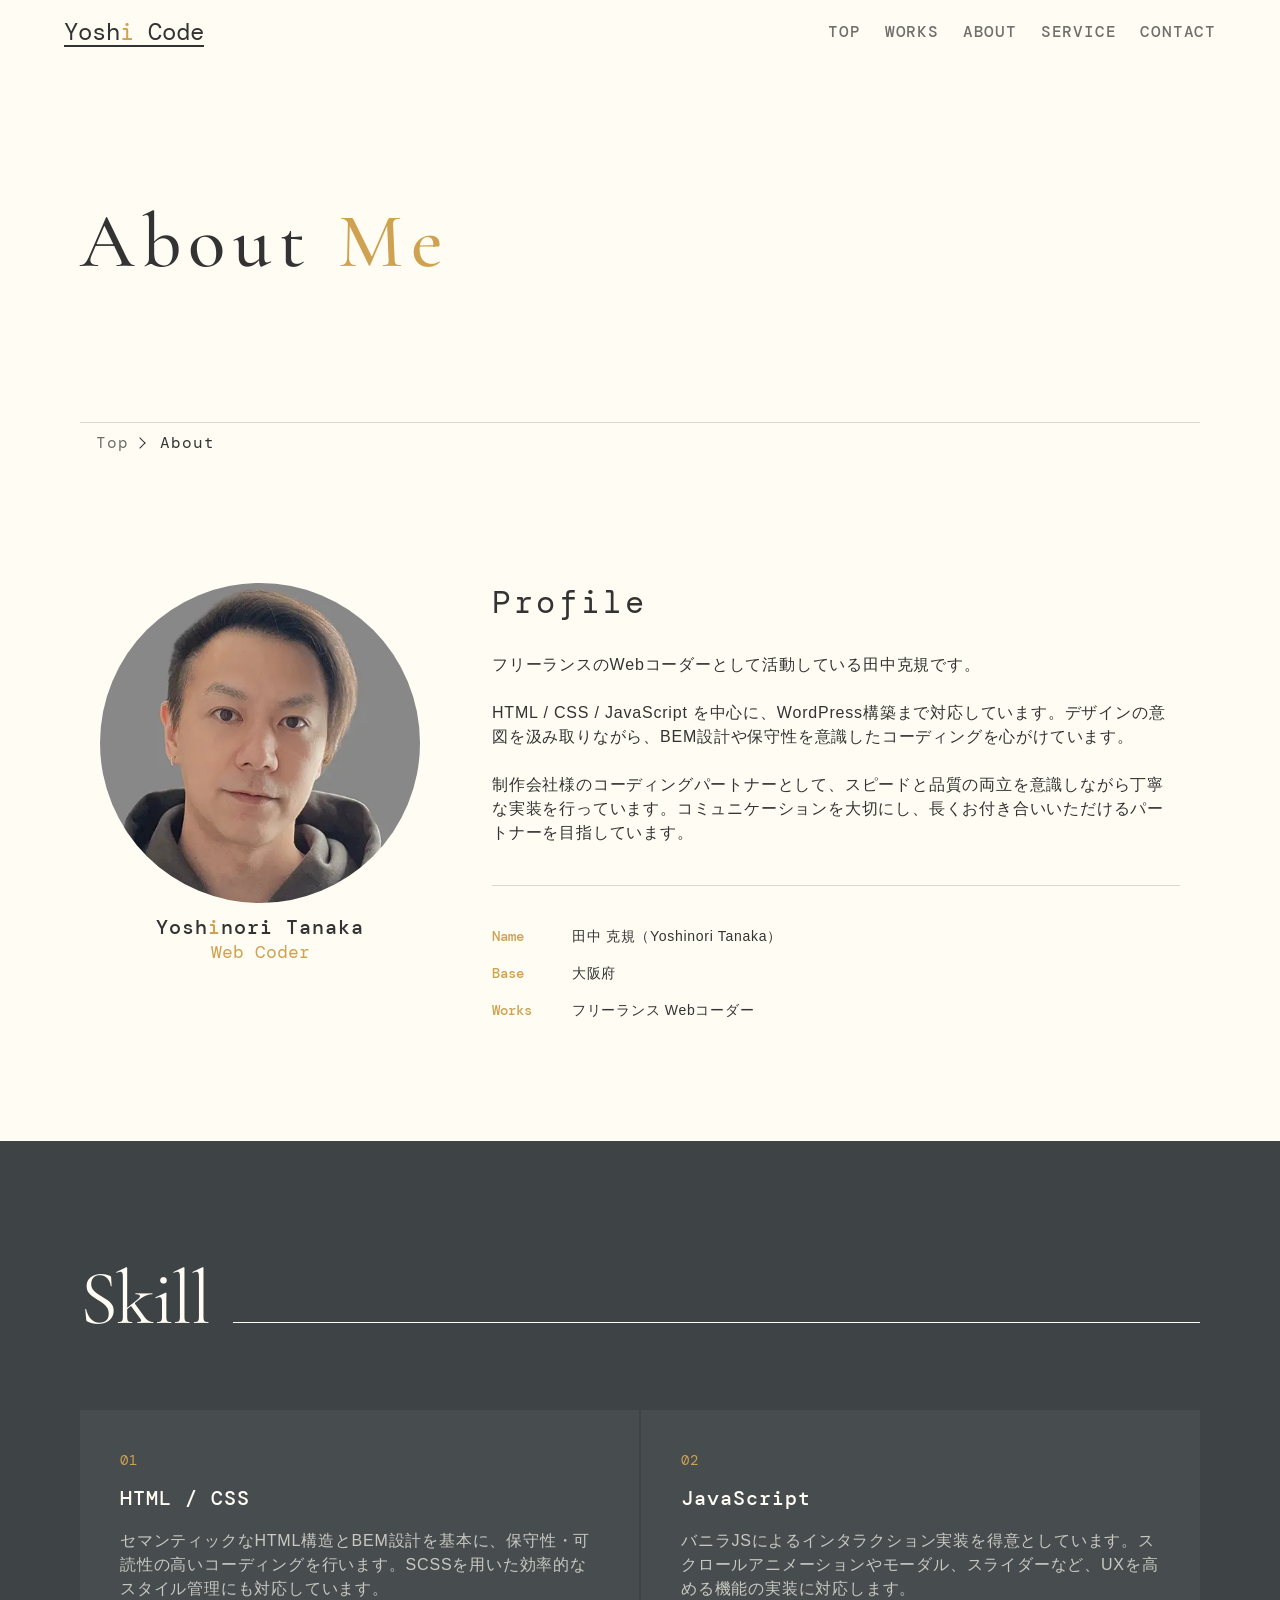
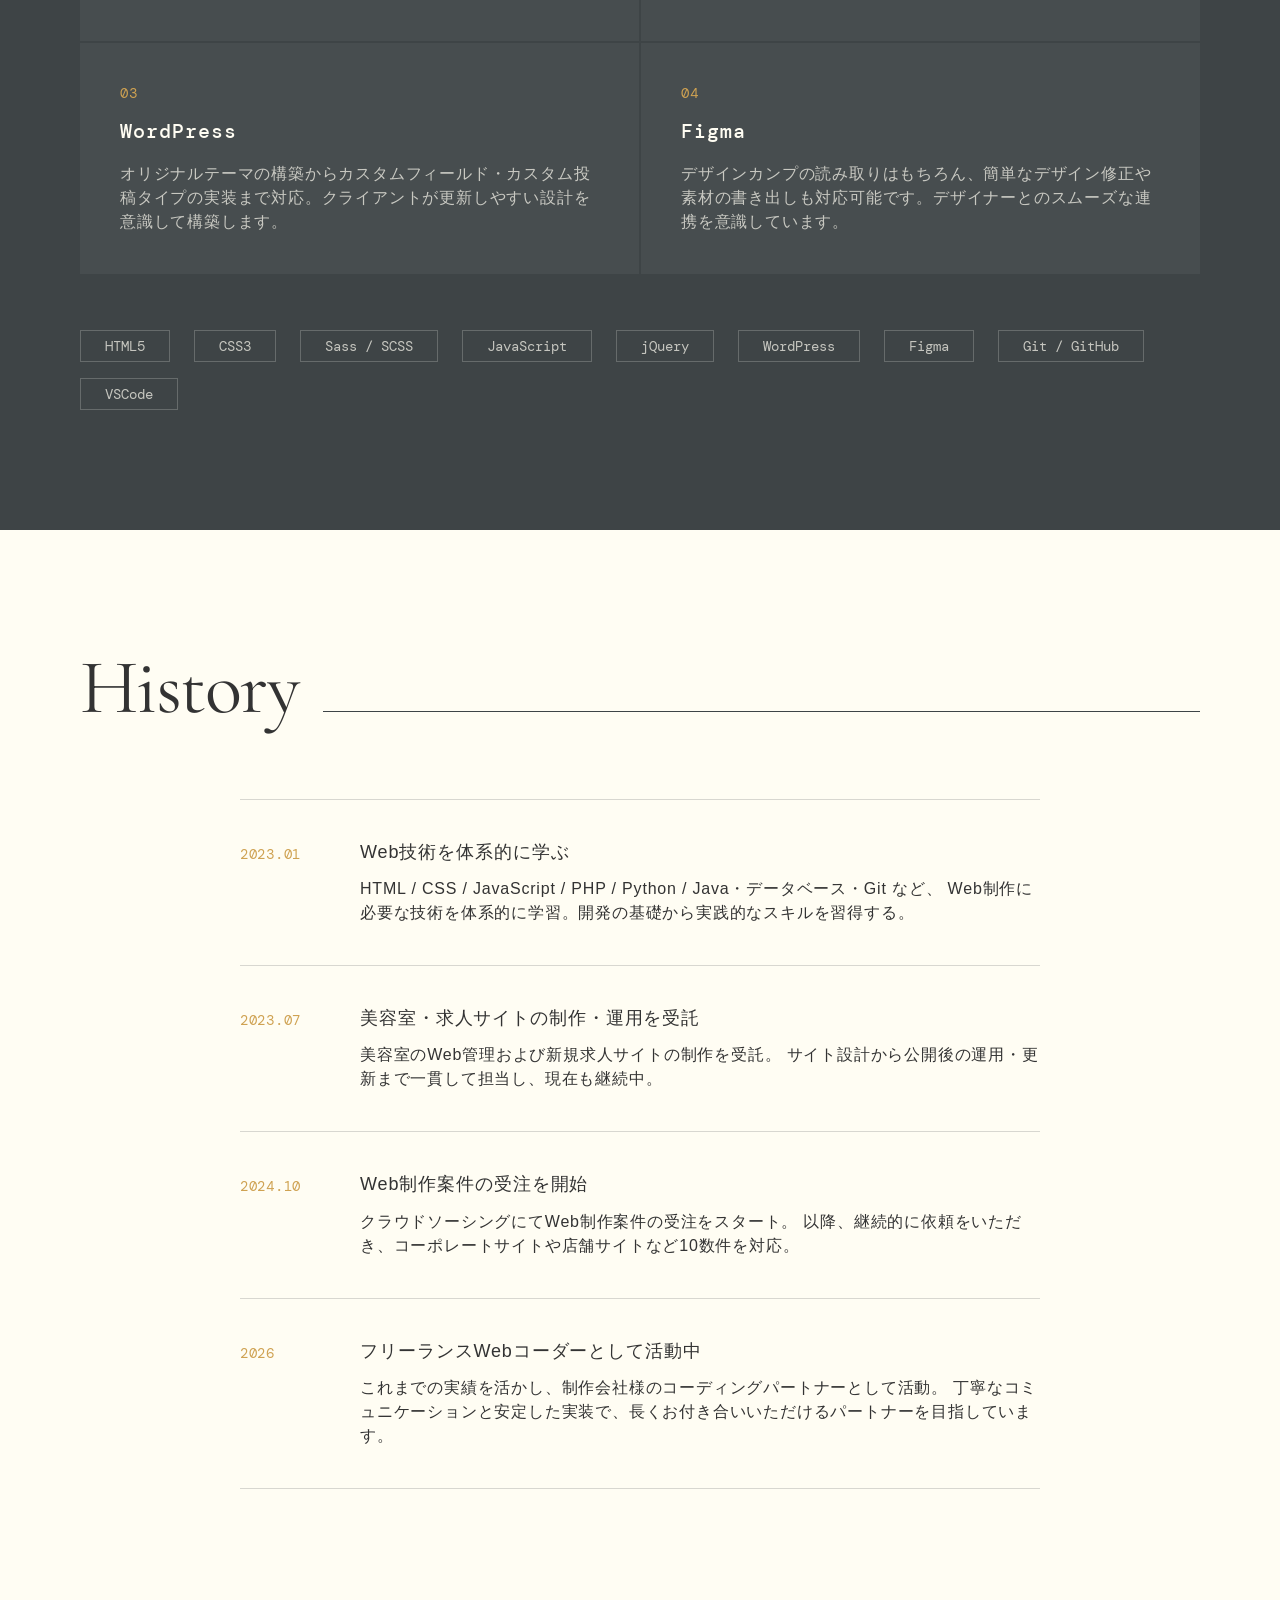
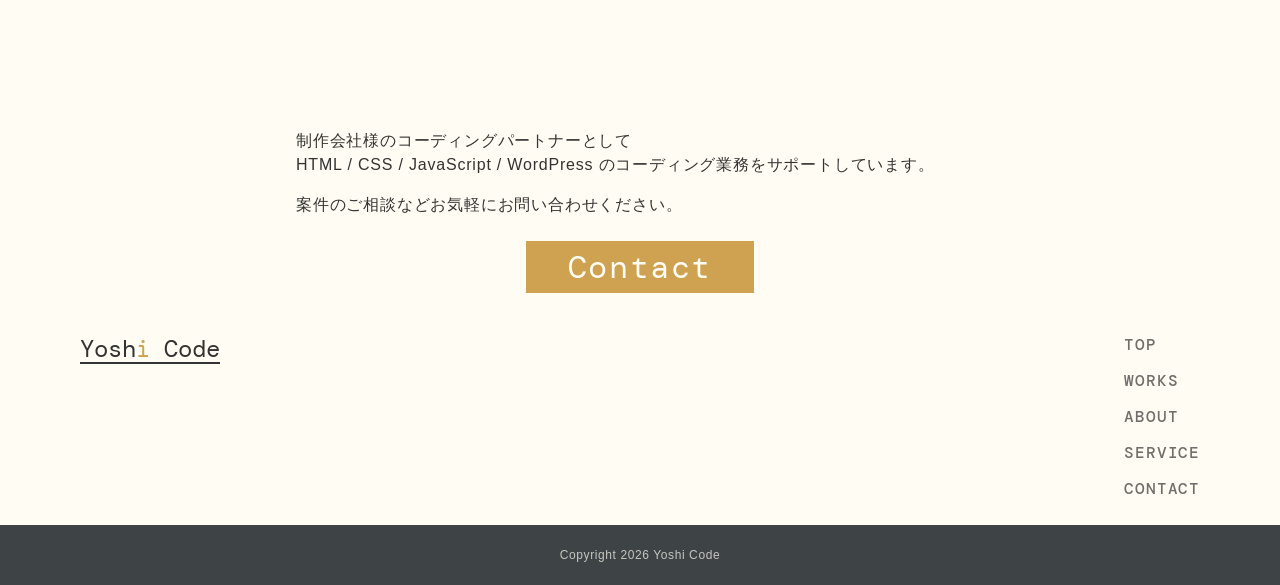
<file: about.html>
<!DOCTYPE html>
<html lang="ja">
<head>
  <meta charset="UTF-8">
  <meta http-equiv="X-UA-Compatible" content="IE=edge">
  <meta name="viewport" content="width=device-width, initial-scale=1.0">
  <title>YOSHI CODE | About</title>
  <meta name="description" content="YOSHI CODE | Yoshinori Tanaka">
  <meta name="keywords" content="YOSHI CODE | Yoshinori Tanaka">
  <link rel="stylesheet" href="asset/css/app.css" />
  <link rel="shortcut icon" href="img/favicon.ico">

  <!-- Googleフォント -->
  <link rel="preconnect" href="https://fonts.googleapis.com">
  <link rel="preconnect" href="https://fonts.gstatic.com" crossorigin>
  <link href="https://fonts.googleapis.com/css2?family=Cormorant+Garamond:ital,wght@0,300..700;1,300..700&family=DM+Mono:ital,wght@0,300;0,400;0,500;1,300;1,400;1,500&family=Noto+Sans+JP:wght@100..900&display=swap" rel="stylesheet">

  <!-- OGP設定　記載必要 -->
  <meta property="og:url" content="" />
  <meta property="og:image" content="" />
  <meta property="og:site_name" content="YOSHI CODE | Yoshinori Tanaka" />
  <meta property="og:title" content="YOSHI CODE | About" />
  <meta property="og:description" content="YOSHI CODE | Yoshinori Tanaka" />
  <meta property="og:type" content="website" />
  <meta name="twitter:card" content="summary_large_image" />
</head>
<body>
  <!-- カスタムカーソル -->
  <div class="c-cursor js-cursor"></div>
  <div class="c-cursor__ring js-cursor-ring"></div>

  <!-- ヘッダー -->
  <header class="l-header js-header">
    <!-- ヘッダーロゴ -->
    <div class="c-site-title">
      <a class="c-site-title__link dm-mono" href="index.html">
        yosh<span class="u-accent">i</span> code
      </a>
    </div>
    <!-- ヘッダーナビ -->
    <nav class="l-header__nav">
      <ul class="l-header__menu">
        <li class="l-header__item dm-mono">
          <a class="l-header__item-link" href="index.html">top</a>
        </li>
        <li class="l-header__item dm-mono">
          <a class="l-header__item-link" href="works.html">works</a>
        </li>
        <li class="l-header__item dm-mono">
          <a class="l-header__item-link" href="about.html">about</a>
        </li>
        <li class="l-header__item dm-mono">
          <a class="l-header__item-link" href="service.html">service</a>
        </li>
        <li class="l-header__item dm-mono">
          <a class="l-header__item-link" href="contact.html">contact</a>
        </li>
      </ul>
    </nav>
    <!-- バーガーボタン -->
    <button class="l-header__burger js-menu-toggle">
      <span class="l-header__burger-bar"></span>
      <span class="l-header__burger-bar"></span>
    </button>

    <div class="l-header__burger-content js-menu">
      <div class="l-header__burger-header">
        <div class="c-site-title">
          <a class="c-site-title__link dm-mono" href="index.html">
            yosh<span class="u-accent">i</span> code
          </a>
        </div>
        <button class="l-header__burger js-menu-toggle">
          <span class="l-header__burger-bar"></span>
          <span class="l-header__burger-bar"></span>
        </button>
      </div>
      <div class="l-header__burger-body">
        <nav class="l-header__burger-nav">
          <ul class="l-header__burger-menu">
            <li class="l-header__burger-item dm-mono">
              <a class="l-header__burger-item-link" href="index.html">top</a>
            </li>
            <li class="l-header__burger-item dm-mono">
              <a class="l-header__burger-item-link" href="works.html">works</a>
            </li>
            <li class="l-header__burger-item dm-mono">
              <a class="l-header__burger-item-link" href="about.html">about</a>
            </li>
            <li class="l-header__burger-item dm-mono">
              <a class="l-header__burger-item-link" href="service.html">service</a>
            </li>
            <li class="l-header__burger-item dm-mono">
              <a class="l-header__burger-item-link" href="contact.html">contact</a>
            </li>
          </ul>
        </nav>
      </div>
    </div>
  </header>

  <main class="l-main">

    <!-- ページヘッダー -->
    <section class="l-page-header js-mv">
      <div class="l-inner">
        <div class="l-page-header__content">
          <h1 class="l-page-header__title cormorant-garamond">
            about
            <span class="u-accent">me</span>
          </h1>
        </div>
        <!-- パンくずリスト -->
        <ul class="c-breadcrumb__list">
          <li class="c-breadcrumb__item dm-mono">
            <a class="c-breadcrumb__link" href="index.html">
              top
            </a>
          </li>
          <li class="c-breadcrumb__item dm-mono">
            about
          </li>
        </ul>
      </div>
    </section>

    <!-- プロフィール -->
    <section class="p-about">
      <div class="l-inner">
        <div class="p-about__profile">
          <figure class="p-about__img u-fade-up js-fade">
            <img src="asset/images/yoshi.webp" alt="田中 克規" loading="lazy">
            <figcaption class="p-about__caption">
              <p class="p-about__name dm-mono">
                Yosh<span class="u-accent">i</span>nori Tanaka
              </p>
              <p class="p-about__role dm-mono">
                Web Coder
              </p>
            </figcaption>
          </figure>
          <div class="p-about__info u-fade-up js-fade">
            <h2 class="c-title__page dm-mono">Profile</h2>
            <div class="p-about__info-texts">
              <p class="c-text">
                フリーランスのWebコーダーとして活動している田中克規です。
              </p>
              <p class="c-text">
                HTML / CSS / JavaScript を中心に、WordPress構築まで対応しています。デザインの意図を汲み取りながら、BEM設計や保守性を意識したコーディングを心がけています。
              </p>
              <p class="c-text">
                制作会社様のコーディングパートナーとして、スピードと品質の両立を意識しながら丁寧な実装を行っています。コミュニケーションを大切にし、長くお付き合いいただけるパートナーを目指しています。
              </p>
            </div>
            <dl class="p-about__meta">
              <dt class="p-about__term dm-mono">name</dt>
              <dd class="p-about__desc">田中 克規（Yoshinori Tanaka）</dd>
              <dt class="p-about__term dm-mono">base</dt>
              <dd class="p-about__desc">大阪府</dd>
              <dt class="p-about__term dm-mono">works</dt>
              <dd class="p-about__desc">フリーランス Webコーダー</dd>
            </dl>
          </div>
        </div>
      </div>
    </section>

    <!-- スキル -->
    <section class="p-about__skill">
      <div class="l-inner">
        <h2 class="c-title cormorant-garamond">
          skill
          <span class="c-title__line"></span>
        </h2>
        <div class="p-about__skill-content">
          <ul class="p-about__skill-list">
            <li class="p-about__skill-item u-fade-up js-fade js-hove">
              <div class="p-about__skill-card">
                <span class="p-about__skill-num dm-mono">01</span>
                <h3 class="p-about__skill-title dm-mono">HTML / CSS</h3>
                <p class="c-text">
                  セマンティックなHTML構造とBEM設計を基本に、保守性・可読性の高いコーディングを行います。SCSSを用いた効率的なスタイル管理にも対応しています。
                </p>
              </div>
            </li>
            <li class="p-about__skill-item u-fade-up js-fade js-hove">
              <div class="p-about__skill-card">
                <span class="p-about__skill-num dm-mono">02</span>
                <h3 class="p-about__skill-title dm-mono">JavaScript</h3>
                <p class="c-text">
                  バニラJSによるインタラクション実装を得意としています。スクロールアニメーションやモーダル、スライダーなど、UXを高める機能の実装に対応します。
                </p>
              </div>
            </li>
            <li class="p-about__skill-item u-fade-up js-fade js-hove">
              <div class="p-about__skill-card">
                <span class="p-about__skill-num dm-mono">03</span>
                <h3 class="p-about__skill-title dm-mono">WordPress</h3>
                <p class="c-text">
                  オリジナルテーマの構築からカスタムフィールド・カスタム投稿タイプの実装まで対応。クライアントが更新しやすい設計を意識して構築します。
                </p>
              </div>
            </li>
            <li class="p-about__skill-item u-fade-up js-fade js-hove">
              <div class="p-about__skill-card">
                <span class="p-about__skill-num dm-mono">04</span>
                <h3 class="p-about__skill-title dm-mono">Figma</h3>
                <p class="c-text">
                  デザインカンプの読み取りはもちろん、簡単なデザイン修正や素材の書き出しも対応可能です。デザイナーとのスムーズな連携を意識しています。
                </p>
              </div>
            </li>
          </ul>
        </div>

        <!-- スキルタグ -->
        <div class="p-about__skill-tags u-fade-up js-fade">
          <ul class="c-skill-tag__list">
            <li class="c-skill-tag__item dm-mono js-hove">HTML5</li>
            <li class="c-skill-tag__item dm-mono js-hove">CSS3</li>
            <li class="c-skill-tag__item dm-mono js-hove">Sass / SCSS</li>
            <li class="c-skill-tag__item dm-mono js-hove">JavaScript</li>
            <li class="c-skill-tag__item dm-mono js-hove">jQuery</li>
            <li class="c-skill-tag__item dm-mono js-hove">WordPress</li>
            <li class="c-skill-tag__item dm-mono js-hove">Figma</li>
            <li class="c-skill-tag__item dm-mono js-hove">Git / GitHub</li>
            <li class="c-skill-tag__item dm-mono js-hove">VSCode</li>
          </ul>
        </div>
      </div>
    </section>

    <!-- 経歴 -->
    <section class="p-about__history">
      <div class="l-inner">
        <h2 class="c-title cormorant-garamond">
          history
          <span class="c-title__line"></span>
        </h2>
        <div class="p-about__history-content">
          <ol class="p-about__history-list">
            <li class="p-about__history-item u-fade-up js-fade">
              <span class="p-about__history-year dm-mono">2023.01</span>
              <div class="p-about__history-body">
                <h3 class="p-about__history-title">Web技術を体系的に学ぶ</h3>
                <p class="c-text">
                  HTML / CSS / JavaScript / PHP / Python / Java・データベース・Git など、
                  Web制作に必要な技術を体系的に学習。開発の基礎から実践的なスキルを習得する。
                </p>
              </div>
            </li>
            <li class="p-about__history-item u-fade-up js-fade">
              <span class="p-about__history-year dm-mono">2023.07</span>
              <div class="p-about__history-body">
                <h3 class="p-about__history-title">美容室・求人サイトの制作・運用を受託</h3>
                <p class="c-text">
                  美容室のWeb管理および新規求人サイトの制作を受託。
                  サイト設計から公開後の運用・更新まで一貫して担当し、現在も継続中。
                </p>
              </div>
            </li>
            <li class="p-about__history-item u-fade-up js-fade">
              <span class="p-about__history-year dm-mono">2024.10</span>
              <div class="p-about__history-body">
                <h3 class="p-about__history-title">Web制作案件の受注を開始</h3>
                <p class="c-text">
                  クラウドソーシングにてWeb制作案件の受注をスタート。
                  以降、継続的に依頼をいただき、コーポレートサイトや店舗サイトなど10数件を対応。
                </p>
              </div>
            </li>
            <li class="p-about__history-item u-fade-up js-fade">
              <span class="p-about__history-year dm-mono">2026</span>
              <div class="p-about__history-body">
                <h3 class="p-about__history-title">フリーランスWebコーダーとして活動中</h3>
                <p class="c-text">
                  これまでの実績を活かし、制作会社様のコーディングパートナーとして活動。
                  丁寧なコミュニケーションと安定した実装で、長くお付き合いいただけるパートナーを目指しています。
                </p>
              </div>
            </li>
          </ol>
        </div>
      </div>
    </section>

  </main>

  <!-- フッター -->
  <footer class="l-footer">
    <div class="c-cta">
      <div class="l-inner">
        <div class="c-cta__content u-fade-up js-fade">
          <p class="c-text">
            制作会社様のコーディングパートナーとして<br>
            HTML / CSS / JavaScript / WordPress のコーディング業務をサポートしています。
          </p>
          <p class="c-text">
            案件のご相談などお気軽にお問い合わせください。
          </p>
          <div class="c-cta__btn">
            <a class="c-cta__btn-link dm-mono" href="#">
              Contact
            </a>
          </div>
        </div>
      </div>
    </div>
    <div class="l-inner">
      <div class="l-footer__content">
        <div class="c-site-title">
          <a class="c-site-title__link dm-mono" href="index.html">
            yosh<span class="u-accent">i</span> code
          </a>
        </div>
        <nav class="l-footer__nav">
          <ul class="l-footer__menu">
            <li class="l-footer__item dm-mono">
              <a class="l-footer__item-link" href="index.html">top</a>
            </li>
            <li class="l-footer__item dm-mono">
              <a class="l-footer__item-link" href="works.html">works</a>
            </li>
            <li class="l-footer__item dm-mono">
              <a class="l-footer__item-link" href="about.html">about</a>
            </li>
            <li class="l-footer__item dm-mono">
              <a class="l-footer__item-link" href="service.html">service</a>
            </li>
            <li class="l-footer__item l-footer__item-cta dm-mono">
              <a class="l-footer__item-link" href="contact.html">contact</a>
            </li>
          </ul>
        </nav>
      </div>
    </div>
    <div class="l-footer__copyright">
      <p class="l-footer__copyright-text">
        Copyright 2026 Yoshi Code
      </p>
    </div>
  </footer>

<script src="asset/js/main.js"></script>
</body>
</html>
</file>
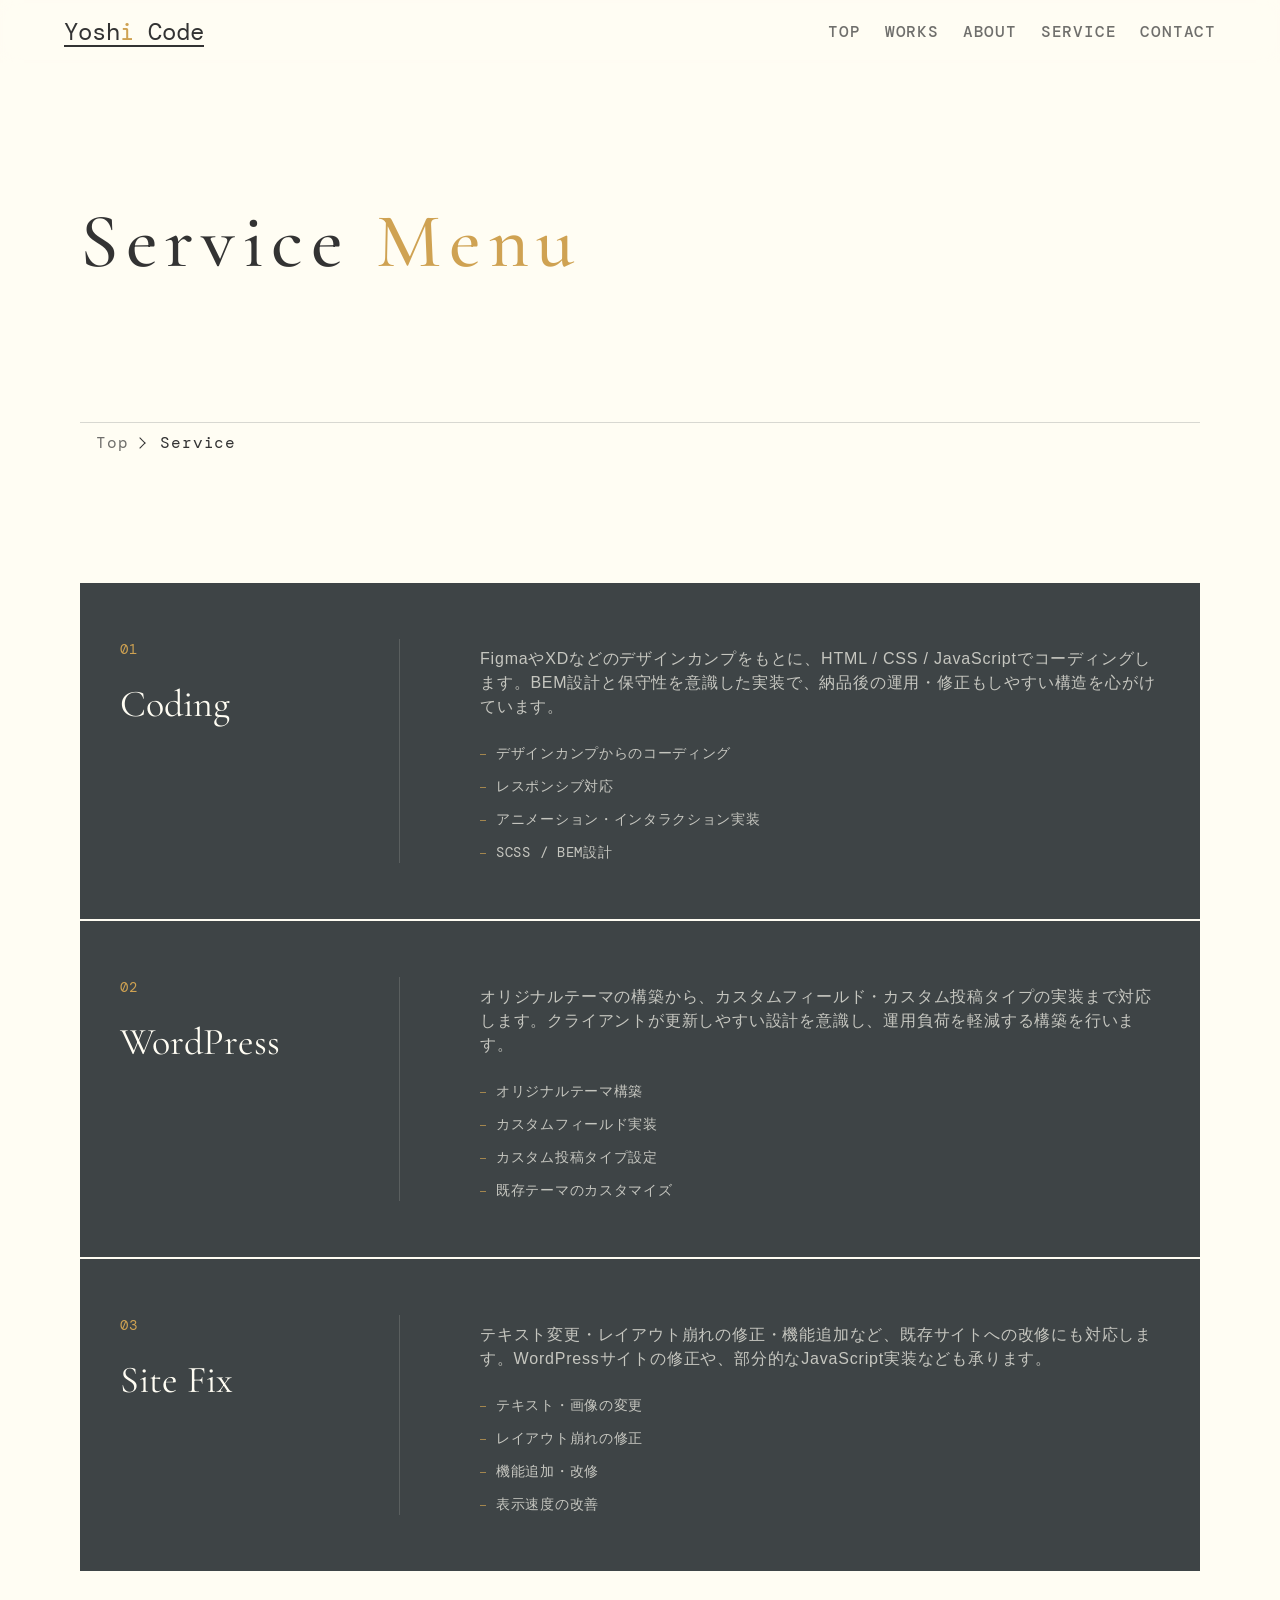
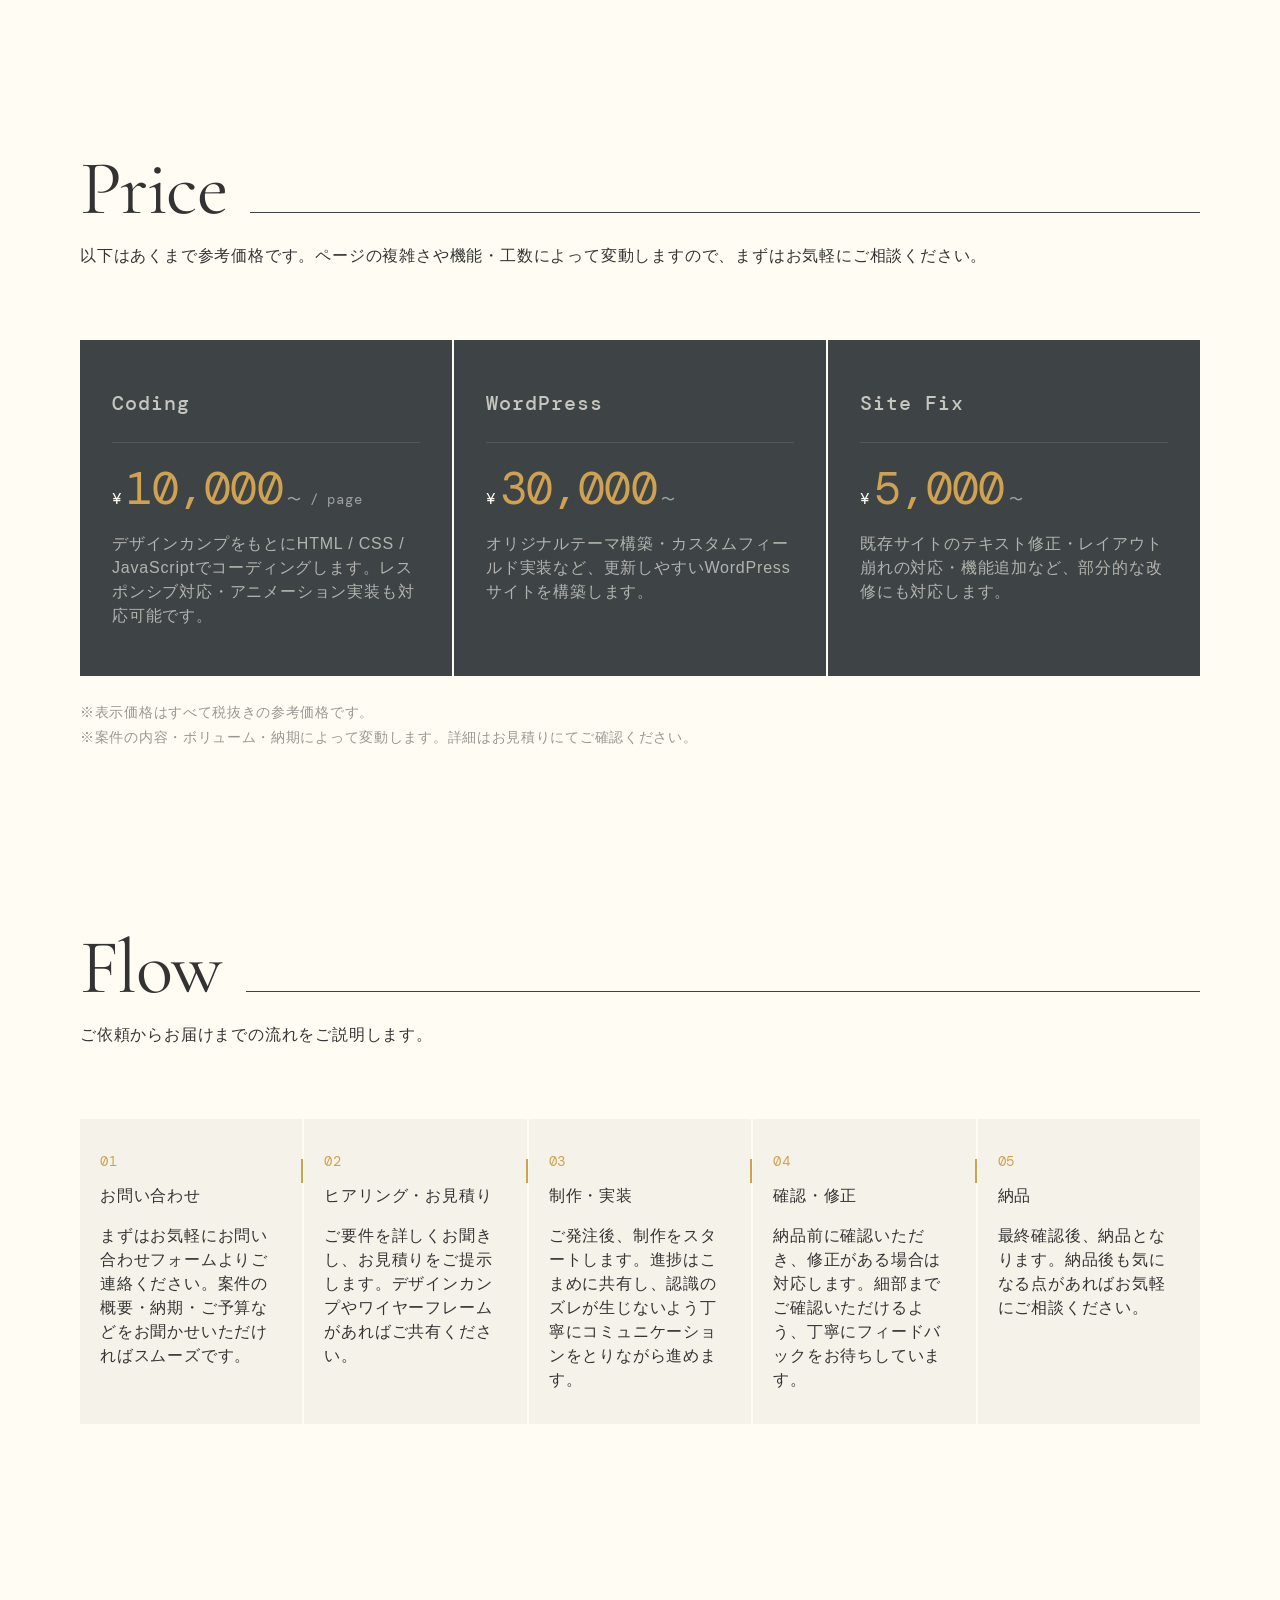
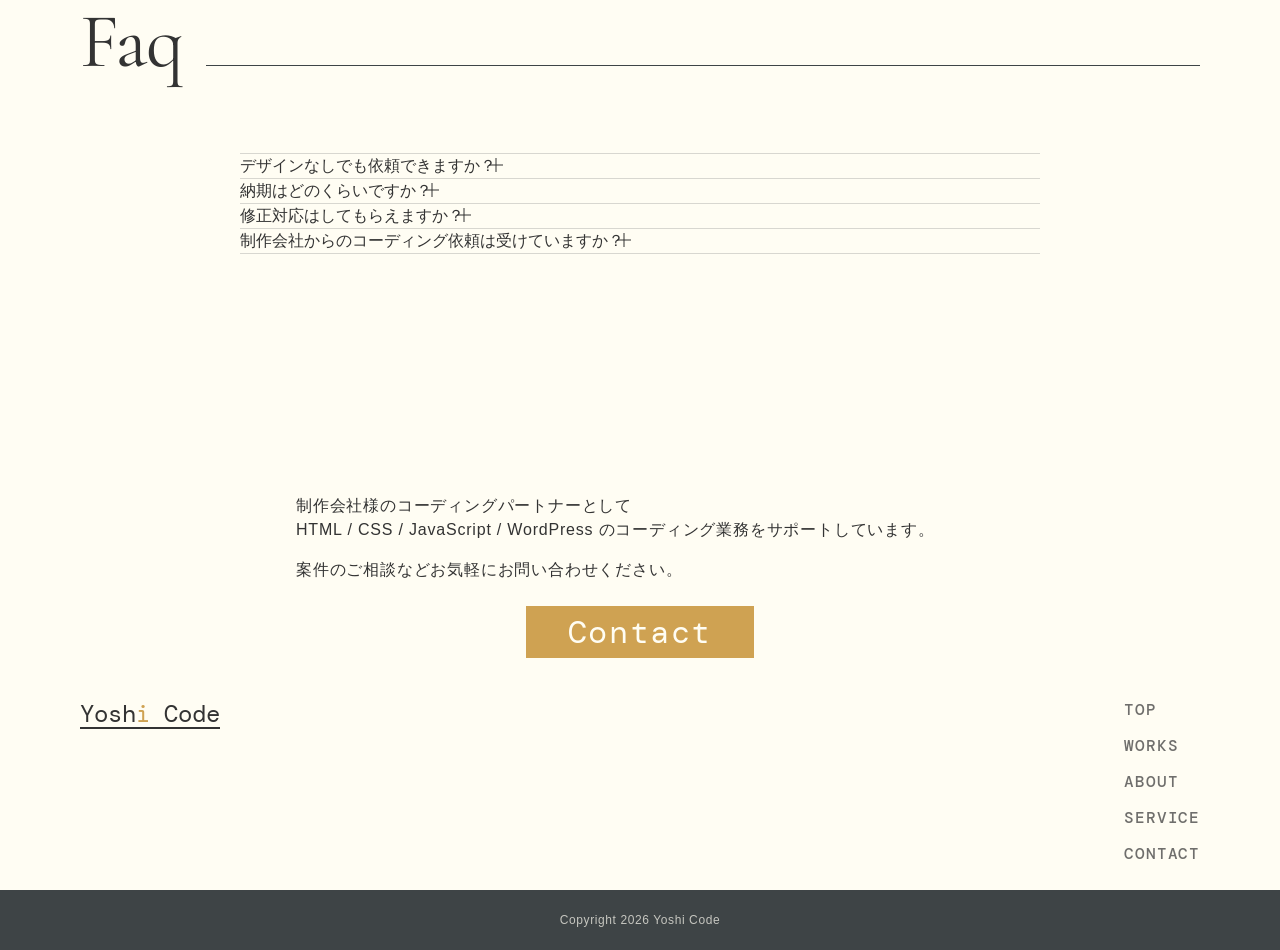
<file: service.html>
<!DOCTYPE html>
<html lang="ja">
<head>
  <meta charset="UTF-8">
  <meta http-equiv="X-UA-Compatible" content="IE=edge">
  <meta name="viewport" content="width=device-width, initial-scale=1.0">
  <title>YOSHI CODE | Service</title>
  <meta name="description" content="YOSHI CODE | Yoshinori Tanaka">
  <meta name="keywords" content="YOSHI CODE | Yoshinori Tanaka">
  <link rel="stylesheet" href="asset/css/app.css" />
  <link rel="shortcut icon" href="img/favicon.ico">

  <!-- Googleフォント -->
  <link rel="preconnect" href="https://fonts.googleapis.com">
  <link rel="preconnect" href="https://fonts.gstatic.com" crossorigin>
  <link href="https://fonts.googleapis.com/css2?family=Cormorant+Garamond:ital,wght@0,300..700;1,300..700&family=DM+Mono:ital,wght@0,300;0,400;0,500;1,300;1,400;1,500&family=Noto+Sans+JP:wght@100..900&display=swap" rel="stylesheet">

  <!-- OGP設定　記載必要 -->
  <meta property="og:url" content="" />
  <meta property="og:image" content="" />
  <meta property="og:site_name" content="YOSHI CODE | Yoshinori Tanaka" />
  <meta property="og:title" content="YOSHI CODE | Service" />
  <meta property="og:description" content="YOSHI CODE | Yoshinori Tanaka" />
  <meta property="og:type" content="website" />
  <meta name="twitter:card" content="summary_large_image" />
</head>
<body>
  <!-- カスタムカーソル -->
  <div class="c-cursor js-cursor"></div>
  <div class="c-cursor__ring js-cursor-ring"></div>

  <!-- ヘッダー -->
  <header class="l-header js-header">
    <div class="c-site-title">
      <a class="c-site-title__link dm-mono" href="index.html">
        yosh<span class="u-accent">i</span> code
      </a>
    </div>
    <nav class="l-header__nav">
      <ul class="l-header__menu">
        <li class="l-header__item dm-mono">
          <a class="l-header__item-link" href="index.html">top</a>
        </li>
        <li class="l-header__item dm-mono">
          <a class="l-header__item-link" href="works.html">works</a>
        </li>
        <li class="l-header__item dm-mono">
          <a class="l-header__item-link" href="about.html">about</a>
        </li>
        <li class="l-header__item dm-mono">
          <a class="l-header__item-link" href="service.html">service</a>
        </li>
        <li class="l-header__item dm-mono">
          <a class="l-header__item-link" href="contact.html">contact</a>
        </li>
      </ul>
    </nav>
    <button class="l-header__burger js-menu-toggle">
      <span class="l-header__burger-bar"></span>
      <span class="l-header__burger-bar"></span>
    </button>

    <div class="l-header__burger-content js-menu">
      <div class="l-header__burger-header">
        <div class="c-site-title">
          <a class="c-site-title__link dm-mono" href="index.html">
            yosh<span class="u-accent">i</span> code
          </a>
        </div>
        <button class="l-header__burger js-menu-toggle">
          <span class="l-header__burger-bar"></span>
          <span class="l-header__burger-bar"></span>
        </button>
      </div>
      <div class="l-header__burger-body">
        <nav class="l-header__burger-nav">
          <ul class="l-header__burger-menu">
            <li class="l-header__burger-item dm-mono">
              <a class="l-header__burger-item-link" href="index.html">top</a>
            </li>
            <li class="l-header__burger-item dm-mono">
              <a class="l-header__burger-item-link" href="works.html">works</a>
            </li>
            <li class="l-header__burger-item dm-mono">
              <a class="l-header__burger-item-link" href="about.html">about</a>
            </li>
            <li class="l-header__burger-item dm-mono">
              <a class="l-header__burger-item-link" href="service.html">service</a>
            </li>
            <li class="l-header__burger-item dm-mono">
              <a class="l-header__burger-item-link" href="contact.html">contact</a>
            </li>
          </ul>
        </nav>
      </div>
    </div>
  </header>

  <main class="l-main">

    <!-- ページヘッダー -->
    <section class="l-page-header js-mv">
      <div class="l-inner">
        <div class="l-page-header__content">
          <h1 class="l-page-header__title cormorant-garamond">
            service
            <span class="u-accent">menu</span>
          </h1>
        </div>
        <ul class="c-breadcrumb__list">
          <li class="c-breadcrumb__item dm-mono">
            <a class="c-breadcrumb__link" href="index.html">top</a>
          </li>
          <li class="c-breadcrumb__item dm-mono">
            service
          </li>
        </ul>
      </div>
    </section>

    <!-- サービス一覧 -->
    <section class="p-service">
      <div class="l-inner">
        <ul class="p-service__list">
          <li id="coding" class="p-service__item u-fade-up js-fade">
            <div class="p-service__card">
              <div class="p-service__card-head">
                <span class="p-service__num dm-mono">01</span>
                <h2 class="p-service__title cormorant-garamond">Coding</h2>
              </div>
              <div class="p-service__card-body">
                <p class="c-text">
                  FigmaやXDなどのデザインカンプをもとに、HTML / CSS / JavaScriptでコーディングします。BEM設計と保守性を意識した実装で、納品後の運用・修正もしやすい構造を心がけています。
                </p>
                <ul class="p-service__detail-list">
                  <li class="p-service__detail-item dm-mono">デザインカンプからのコーディング</li>
                  <li class="p-service__detail-item dm-mono">レスポンシブ対応</li>
                  <li class="p-service__detail-item dm-mono">アニメーション・インタラクション実装</li>
                  <li class="p-service__detail-item dm-mono">SCSS / BEM設計</li>
                </ul>
              </div>
            </div>
          </li>
          <li id="wordpress" class="p-service__item u-fade-up js-fade">
            <div class="p-service__card">
              <div class="p-service__card-head">
                <span class="p-service__num dm-mono">02</span>
                <h2 class="p-service__title cormorant-garamond">WordPress</h2>
              </div>
              <div class="p-service__card-body">
                <p class="c-text">
                  オリジナルテーマの構築から、カスタムフィールド・カスタム投稿タイプの実装まで対応します。クライアントが更新しやすい設計を意識し、運用負荷を軽減する構築を行います。
                </p>
                <ul class="p-service__detail-list">
                  <li class="p-service__detail-item dm-mono">オリジナルテーマ構築</li>
                  <li class="p-service__detail-item dm-mono">カスタムフィールド実装</li>
                  <li class="p-service__detail-item dm-mono">カスタム投稿タイプ設定</li>
                  <li class="p-service__detail-item dm-mono">既存テーマのカスタマイズ</li>
                </ul>
              </div>
            </div>
          </li>
          <li id="sitefix" class="p-service__item u-fade-up js-fade">
            <div class="p-service__card">
              <div class="p-service__card-head">
                <span class="p-service__num dm-mono">03</span>
                <h2 class="p-service__title cormorant-garamond">Site Fix</h2>
              </div>
              <div class="p-service__card-body">
                <p class="c-text">
                  テキスト変更・レイアウト崩れの修正・機能追加など、既存サイトへの改修にも対応します。WordPressサイトの修正や、部分的なJavaScript実装なども承ります。
                </p>
                <ul class="p-service__detail-list">
                  <li class="p-service__detail-item dm-mono">テキスト・画像の変更</li>
                  <li class="p-service__detail-item dm-mono">レイアウト崩れの修正</li>
                  <li class="p-service__detail-item dm-mono">機能追加・改修</li>
                  <li class="p-service__detail-item dm-mono">表示速度の改善</li>
                </ul>
              </div>
            </div>
          </li>
        </ul>
      </div>
    </section>

    <!-- price -->
    <section class="p-service__price">
      <div class="l-inner">
        <h2 class="c-title cormorant-garamond">
          price
          <span class="c-title__line"></span>
        </h2>
        <p class="c-text p-service__price-read">
          以下はあくまで参考価格です。ページの複雑さや機能・工数によって変動しますので、まずはお気軽にご相談ください。
        </p>

        <div class="p-service__price-content">
          <ul class="p-service__price-list">
            <li class="p-service__price-item u-fade-up js-fade js-hove">
              <div class="p-service__price-card">
                <h3 class="p-service__price-title dm-mono">Coding</h3>
                <div class="p-service__price-info">
                  <p class="p-service__price-amount dm-mono">
                    ¥<span class="p-service__price-num">10,000</span><span class="p-service__price-unit">〜 / page</span>
                  </p>
                  <p class="c-text">
                    デザインカンプをもとにHTML / CSS / JavaScriptでコーディングします。レスポンシブ対応・アニメーション実装も対応可能です。
                  </p>
                </div>
              </div>
            </li>
            <li class="p-service__price-item u-fade-up js-fade js-hove">
              <div class="p-service__price-card">
                <h3 class="p-service__price-title dm-mono">WordPress</h3>
                <div class="p-service__price-info">
                  <p class="p-service__price-amount dm-mono">
                    ¥<span class="p-service__price-num">30,000</span><span class="p-service__price-unit">〜</span>
                  </p>
                  <p class="c-text">
                    オリジナルテーマ構築・カスタムフィールド実装など、更新しやすいWordPressサイトを構築します。
                  </p>
                </div>
              </div>
            </li>
            <li class="p-service__price-item u-fade-up js-fade js-hove">
              <div class="p-service__price-card">
                <h3 class="p-service__price-title dm-mono">Site Fix</h3>
                <div class="p-service__price-info">
                  <p class="p-service__price-amount dm-mono">
                    ¥<span class="p-service__price-num">5,000</span><span class="p-service__price-unit">〜</span>
                  </p>
                  <p class="c-text">
                    既存サイトのテキスト修正・レイアウト崩れの対応・機能追加など、部分的な改修にも対応します。
                  </p>
                </div>
              </div>
            </li>
          </ul>

          <p class="c-text p-service__price-note">
            ※表示価格はすべて税抜きの参考価格です。<br>
            ※案件の内容・ボリューム・納期によって変動します。詳細はお見積りにてご確認ください。
          </p>
        </div>
      </div>
    </section>

    <!-- 対応の流れ -->
    <section class="p-service__flow">
      <div class="l-inner">
        <h2 class="c-title cormorant-garamond">
          flow
          <span class="c-title__line"></span>
        </h2>
        <p class="c-text p-service__flow-read">
          ご依頼からお届けまでの流れをご説明します。
        </p>
        <ol class="p-service__flow-list">
          <li class="p-service__flow-item u-fade-up js-fade js-hove">
            <div class="p-service__flow-card">
              <span class="p-service__flow-num dm-mono">01</span>
              <h3 class="p-service__flow-title dm-mono">お問い合わせ</h3>
              <p class="c-text">
                まずはお気軽にお問い合わせフォームよりご連絡ください。案件の概要・納期・ご予算などをお聞かせいただければスムーズです。
              </p>
            </div>
          </li>
          <li class="p-service__flow-item u-fade-up js-fade js-hove">
            <div class="p-service__flow-card">
              <span class="p-service__flow-num dm-mono">02</span>
              <h3 class="p-service__flow-title dm-mono">ヒアリング・お見積り</h3>
              <p class="c-text">
                ご要件を詳しくお聞きし、お見積りをご提示します。デザインカンプやワイヤーフレームがあればご共有ください。
              </p>
            </div>
          </li>
          <li class="p-service__flow-item u-fade-up js-fade js-hove">
            <div class="p-service__flow-card">
              <span class="p-service__flow-num dm-mono">03</span>
              <h3 class="p-service__flow-title dm-mono">制作・実装</h3>
              <p class="c-text">
                ご発注後、制作をスタートします。進捗はこまめに共有し、認識のズレが生じないよう丁寧にコミュニケーションをとりながら進めます。
              </p>
            </div>
          </li>
          <li class="p-service__flow-item u-fade-up js-fade js-hove">
            <div class="p-service__flow-card">
              <span class="p-service__flow-num dm-mono">04</span>
              <h3 class="p-service__flow-title dm-mono">確認・修正</h3>
              <p class="c-text">
                納品前に確認いただき、修正がある場合は対応します。細部までご確認いただけるよう、丁寧にフィードバックをお待ちしています。
              </p>
            </div>
          </li>
          <li class="p-service__flow-item u-fade-up js-fade js-hove">
            <div class="p-service__flow-card">
              <span class="p-service__flow-num dm-mono">05</span>
              <h3 class="p-service__flow-title dm-mono">納品</h3>
              <p class="c-text">
                最終確認後、納品となります。納品後も気になる点があればお気軽にご相談ください。
              </p>
            </div>
          </li>
        </ol>
      </div>
    </section>

    <!-- よくある質問 -->
    <section class="p-service__faq">
      <div class="l-inner">
        <h2 class="c-title cormorant-garamond">
          faq
          <span class="c-title__line"></span>
        </h2>
        <dl class="p-service__faq-list">
          <div class="p-service__faq-item u-fade-up js-fade">
            <dt class="p-service__faq-q dm-mono js-accordion-trigger js-hove">
              <span>デザインなしでも依頼できますか？</span>
              <span class="p-service__faq-icon"></span>
            </dt>
            <dd class="p-service__faq-a">
              <p class="c-text">
                基本的にはデザインカンプ（FigmaやXDなど）をご用意いただいた上でのコーディングが中心となります。デザインの用意が難しい場合はご相談ください。
              </p>
            </dd>
          </div>
          <div class="p-service__faq-item u-fade-up js-fade">
            <dt class="p-service__faq-q dm-mono js-accordion-trigger js-hove">
              <span>納期はどのくらいですか？</span>
              <span class="p-service__faq-icon"></span>
            </dt>
            <dd class="p-service__faq-a">
              <p class="c-text">
                案件の規模や内容によって異なります。まずはお問い合わせいただき、ご要件をお聞かせください。可能な限りご希望の納期に沿えるよう対応いたします。
              </p>
            </dd>
          </div>
          <div class="p-service__faq-item u-fade-up js-fade">
            <dt class="p-service__faq-q dm-mono js-accordion-trigger js-hove">
              <span>修正対応はしてもらえますか？</span>
              <span class="p-service__faq-icon"></span>
            </dt>
            <dd class="p-service__faq-a">
              <p class="c-text">
                納品前の修正は対応しております。納品後の追加修正については、内容に応じて別途ご相談させていただく場合があります。
              </p>
            </dd>
          </div>
          <div class="p-service__faq-item u-fade-up js-fade">
            <dt class="p-service__faq-q dm-mono js-accordion-trigger js-hove">
              <span>制作会社からのコーディング依頼は受けていますか？</span>
              <span class="p-service__faq-icon"></span>
            </dt>
            <dd class="p-service__faq-a">
              <p class="c-text">
                はい、制作会社様のコーディングパートナーとしての対応を歓迎しています。継続的なお取引も大歓迎ですので、お気軽にご相談ください。
              </p>
            </dd>
          </div>
        </dl>
      </div>
    </section>

  </main>

  <!-- フッター -->
  <footer class="l-footer">
    <div class="c-cta">
      <div class="l-inner">
        <div class="c-cta__content u-fade-up js-fade">
          <p class="c-text">
            制作会社様のコーディングパートナーとして<br>
            HTML / CSS / JavaScript / WordPress のコーディング業務をサポートしています。
          </p>
          <p class="c-text">
            案件のご相談などお気軽にお問い合わせください。
          </p>
          <div class="c-cta__btn">
            <a class="c-cta__btn-link dm-mono" href="contact.html">
              Contact
            </a>
          </div>
        </div>
      </div>
    </div>
    <div class="l-inner">
      <div class="l-footer__content">
        <div class="c-site-title">
          <a class="c-site-title__link dm-mono" href="index.html">
            yosh<span class="u-accent">i</span> code
          </a>
        </div>
        <nav class="l-footer__nav">
          <ul class="l-footer__menu">
            <li class="l-footer__item dm-mono">
              <a class="l-footer__item-link" href="index.html">top</a>
            </li>
            <li class="l-footer__item dm-mono">
              <a class="l-footer__item-link" href="works.html">works</a>
            </li>
            <li class="l-footer__item dm-mono">
              <a class="l-footer__item-link" href="about.html">about</a>
            </li>
            <li class="l-footer__item dm-mono">
              <a class="l-footer__item-link" href="service.html">service</a>
            </li>
            <li class="l-footer__item l-footer__item-cta dm-mono">
              <a class="l-footer__item-link" href="contact.html">contact</a>
            </li>
          </ul>
        </nav>
      </div>
    </div>
    <div class="l-footer__copyright">
      <p class="l-footer__copyright-text">
        Copyright 2026 Yoshi Code
      </p>
    </div>
  </footer>

<script src="asset/js/main.js"></script>
</body>
</html>
</file>
<file: asset/css/app.css>
@charset "UTF-8";
/* Document
 * ========================================================================== */
/**
 * Add border box sizing in all browsers (opinionated).
 */
*,
::before,
::after {
  box-sizing: border-box;
}

/**
  * 1. Add text decoration inheritance in all browsers (opinionated).
  * 2. Add vertical alignment inheritance in all browsers (opinionated).
  */
::before,
::after {
  text-decoration: inherit; /* 1 */
  vertical-align: inherit; /* 2 */
}

/**
  * 1. Use the default cursor in all browsers (opinionated).
  * 2. Change the line height in all browsers (opinionated).
  * 3. Use a 4-space tab width in all browsers (opinionated).
  * 4. Remove the grey highlight on links in iOS (opinionated).
  * 5. Prevent adjustments of font size after orientation changes in
  *    IE on Windows Phone and in iOS.
  * 6. Breaks words to prevent overflow in all browsers (opinionated).
  */
html {
  cursor: default; /* 1 */
  line-height: 1.5; /* 2 */
  -moz-tab-size: 4; /* 3 */
  tab-size: 4; /* 3 */
  -webkit-tap-highlight-color: transparent;
  -ms-text-size-adjust: 100%; /* 5 */
  -webkit-text-size-adjust: 100%; /* 5 */
  word-break: break-word; /* 6 */
}

/* Sections
  * ========================================================================== */
/**
  * Remove the margin in all browsers (opinionated).
  */
body {
  margin: 0;
}

/**
  * Correct the font size and margin on `h1` elements within `section` and
  * `article` contexts in Chrome, Edge, Firefox, and Safari.
  */
h1 {
  font-size: 2em;
  margin: 0.67em 0;
}

/* Grouping content
  * ========================================================================== */
/**
  * Remove the margin on nested lists in Chrome, Edge, IE, and Safari.
  */
dl dl,
dl ol,
dl ul,
ol dl,
ul dl {
  margin: 0;
}

/**
  * Remove the margin on nested lists in Edge 18- and IE.
  */
ol ol,
ol ul,
ul ol,
ul ul {
  margin: 0;
}

/**
  * 1. Add the correct sizing in Firefox.
  * 2. Show the overflow in Edge 18- and IE.
  */
hr {
  height: 0; /* 1 */
  overflow: visible; /* 2 */
}

/**
  * Add the correct display in IE.
  */
main {
  display: block;
}

/**
  * Remove the list style on navigation lists in all browsers (opinionated).
  */
nav ol,
nav ul {
  list-style: none;
  padding: 0;
}

/**
  * 1. Correct the inheritance and scaling of font size in all browsers.
  * 2. Correct the odd `em` font sizing in all browsers.
  */
pre {
  font-family: monospace, monospace; /* 1 */
  font-size: 1em; /* 2 */
}

/* Text-level semantics
  * ========================================================================== */
/**
  * Remove the gray background on active links in IE 10.
  */
a {
  background-color: transparent;
}

/**
  * Add the correct text decoration in Edge 18-, IE, and Safari.
  */
abbr[title] {
  text-decoration: underline;
  text-decoration: underline dotted;
}

/**
  * Add the correct font weight in Chrome, Edge, and Safari.
  */
b,
strong {
  font-weight: bolder;
}

/**
  * 1. Correct the inheritance and scaling of font size in all browsers.
  * 2. Correct the odd `em` font sizing in all browsers.
  */
code,
kbd,
samp {
  font-family: monospace, monospace; /* 1 */
  font-size: 1em; /* 2 */
}

/**
  * Add the correct font size in all browsers.
  */
small {
  font-size: 80%;
}

/* Embedded content
  * ========================================================================== */
/*
  * Change the alignment on media elements in all browsers (opinionated).
  */
audio,
canvas,
iframe,
img,
svg,
video {
  vertical-align: bottom;
}

/**
  * Add the correct display in IE 9-.
  */
audio,
video {
  display: inline-block;
}

/**
  * Add the correct display in iOS 4-7.
  */
audio:not([controls]) {
  display: none;
  height: 0;
}

/**
  * Remove the border on iframes in all browsers (opinionated).
  */
iframe {
  border-style: none;
}

/**
  * Remove the border on images within links in IE 10-.
  */
img {
  border-style: none;
  max-width: 100%;
  height: auto;
  object-fit: cover;
  object-position: center;
}

/**
  * Change the fill color to match the text color in all browsers (opinionated).
  */
svg:not([fill]) {
  fill: currentColor;
}

/**
  * Hide the overflow in IE.
  */
svg:not(:root) {
  overflow: hidden;
}

/* Tabular data
  * ========================================================================== */
/**
  * Collapse border spacing in all browsers (opinionated).
  */
table {
  border-collapse: collapse;
}

/* Forms
  * ========================================================================== */
/**
  * Remove the margin on controls in Safari.
  */
button,
input,
select {
  margin: 0;
}

/**
  * 1. Show the overflow in IE.
  * 2. Remove the inheritance of text transform in Edge 18-, Firefox, and IE.
  */
button {
  overflow: visible; /* 1 */
  text-transform: none; /* 2 */
}

/**
  * Correct the inability to style buttons in iOS and Safari.
  */
button,
[type=button],
[type=reset],
[type=submit] {
  -webkit-appearance: button;
}

/**
  * 1. Change the inconsistent appearance in all browsers (opinionated).
  * 2. Correct the padding in Firefox.
  */
fieldset {
  border: 1px solid #a0a0a0; /* 1 */
  padding: 0.35em 0.75em 0.625em; /* 2 */
}

/**
  * Show the overflow in Edge 18- and IE.
  */
input {
  overflow: visible;
}

/**
  * 1. Correct the text wrapping in Edge 18- and IE.
  * 2. Correct the color inheritance from `fieldset` elements in IE.
  */
legend {
  color: inherit; /* 2 */
  display: table; /* 1 */
  max-width: 100%; /* 1 */
  white-space: normal; /* 1 */
}

/**
  * 1. Add the correct display in Edge 18- and IE.
  * 2. Add the correct vertical alignment in Chrome, Edge, and Firefox.
  */
progress {
  display: inline-block; /* 1 */
  vertical-align: baseline; /* 2 */
}

/**
  * Remove the inheritance of text transform in Firefox.
  */
select {
  text-transform: none;
}

/**
  * 1. Remove the margin in Firefox and Safari.
  * 2. Remove the default vertical scrollbar in IE.
  * 3. Change the resize direction in all browsers (opinionated).
  */
textarea {
  margin: 0; /* 1 */
  overflow: auto; /* 2 */
  resize: vertical; /* 3 */
}

/**
  * Remove the padding in IE 10-.
  */
[type=checkbox],
[type=radio] {
  padding: 0;
}

/**
  * 1. Correct the odd appearance in Chrome, Edge, and Safari.
  * 2. Correct the outline style in Safari.
  */
[type=search] {
  -webkit-appearance: textfield; /* 1 */
  outline-offset: -2px; /* 2 */
}

/**
  * Correct the cursor style of increment and decrement buttons in Safari.
  */
::-webkit-inner-spin-button,
::-webkit-outer-spin-button {
  height: auto;
}

/**
  * Correct the text style of placeholders in Chrome, Edge, and Safari.
  */
::-webkit-input-placeholder {
  color: inherit;
  opacity: 0.54;
}

/**
  * Remove the inner padding in Chrome, Edge, and Safari on macOS.
  */
::-webkit-search-decoration {
  -webkit-appearance: none;
}

/**
  * 1. Correct the inability to style upload buttons in iOS and Safari.
  * 2. Change font properties to `inherit` in Safari.
  */
::-webkit-file-upload-button {
  -webkit-appearance: button; /* 1 */
  font: inherit; /* 2 */
}

/**
  * Remove the inner border and padding of focus outlines in Firefox.
  */
::-moz-focus-inner {
  border-style: none;
  padding: 0;
}

/**
  * Restore the focus outline styles unset by the previous rule in Firefox.
  */
:-moz-focusring {
  outline: 1px dotted ButtonText;
}

/**
  * Remove the additional :invalid styles in Firefox.
  */
:-moz-ui-invalid {
  box-shadow: none;
}

/* Interactive
  * ========================================================================== */
/*
  * Add the correct display in Edge 18- and IE.
  */
details {
  display: block;
}

/*
  * Add the correct styles in Edge 18-, IE, and Safari.
  */
dialog {
  background-color: white;
  border: solid;
  color: black;
  display: block;
  height: -moz-fit-content;
  height: -webkit-fit-content;
  height: fit-content;
  left: 0;
  margin: auto;
  padding: 1em;
  position: absolute;
  right: 0;
  width: -moz-fit-content;
  width: -webkit-fit-content;
  width: fit-content;
}

dialog:not([open]) {
  display: none;
}

/*
  * Add the correct display in all browsers.
  */
summary {
  display: list-item;
}

/* Scripting
  * ========================================================================== */
/**
  * Add the correct display in IE 9-.
  */
canvas {
  display: inline-block;
}

/**
  * Add the correct display in IE.
  */
template {
  display: none;
}

/* User interaction
  * ========================================================================== */
/*
  * 1. Remove the tapping delay in IE 10.
  * 2. Remove the tapping delay on clickable elements
       in all browsers (opinionated).
  */
a,
area,
button,
input,
label,
select,
summary,
textarea,
[tabindex] {
  -ms-touch-action: manipulation; /* 1 */
  touch-action: manipulation; /* 2 */
}

/**
  * Add the correct display in IE 10-.
  */
[hidden] {
  display: none;
}

/* Accessibility
  * ========================================================================== */
/**
  * Change the cursor on busy elements in all browsers (opinionated).
  */
[aria-busy=true] {
  cursor: progress;
}

/*
  * Change the cursor on control elements in all browsers (opinionated).
  */
[aria-controls] {
  cursor: pointer;
}

/*
  * Change the cursor on disabled, not-editable, or otherwise
  * inoperable elements in all browsers (opinionated).
  */
[aria-disabled=true],
[disabled] {
  cursor: not-allowed;
}

/*
  * Change the display on visually hidden accessible elements
  * in all browsers (opinionated).
  */
[aria-hidden=false][hidden] {
  display: initial;
}

[aria-hidden=false][hidden]:not(:focus) {
  clip: rect(0, 0, 0, 0);
  position: absolute;
}

@font-face {
  font-family: "Cormorant Garamond";
  src: url("../fonts/CormorantGaramond-Regular.woff2") format("woff2");
  font-weight: 400;
  font-style: normal;
  font-display: swap;
}
@font-face {
  font-family: "Cormorant Garamond";
  src: url("../fonts/CormorantGaramond-Medium.woff2") format("woff2");
  font-weight: 500;
  font-style: normal;
  font-display: swap;
}
@font-face {
  font-family: "DM Mono";
  src: url("../fonts/DMMono-Regular.woff2") format("woff2");
  font-weight: 400;
  font-style: normal;
  font-display: swap;
}
@font-face {
  font-family: "DM Mono";
  src: url("../fonts/DMMono-Medium.woff2") format("woff2");
  font-weight: 500;
  font-style: normal;
  font-display: swap;
}
::selection {
  background-color: var(--color-gold);
  color: var(--text);
}

::-moz-selection {
  background-color: var(--color-gold);
  color: var(--text);
}

body {
  font-family: "Hiragino Kaku Gothic ProN", "Hiragino Sans", Meiryo, sans-serif;
  box-sizing: border-box;
  color: var(--text);
  line-height: 1.5;
  font-weight: 400;
  background-color: var(--color-cream);
}
body.is-menu-open {
  overflow: hidden;
}

.cormorant-garamond {
  font-family: "Cormorant Garamond", serif;
  font-style: normal;
}

.dm-mono {
  font-family: "DM Mono", monospace;
  font-style: normal;
}

:root {
  /* Color (汎用) */
  --color-cream: #fffdf3;
  --color-dark: #3e4446;
  --color-gold: #cfa252;
  /* Text */
  --text: #333;
  --text-accent: #cfa252;
  --text-light: #fffdf3;
}

.l-header {
  position: fixed;
  top: 0;
  left: 0;
  right: 0;
  padding: 16px 64px;
  display: flex;
  align-items: center;
  justify-content: space-between;
  transition: transform 0.3s;
  z-index: 10;
}
@media (max-width: 1024px) {
  .l-header {
    padding: 16px 40px;
  }
}
@media (max-width: 768px) {
  .l-header {
    padding: 16px 20px;
  }
}
.l-header::before {
  content: "";
  position: absolute;
  inset: 0;
  background-color: rgba(255, 253, 243, 0.7);
  backdrop-filter: blur(10px);
  -webkit-backdrop-filter: blur(10px);
}
.l-header.is-hidden {
  transform: translateY(-100%);
}
@media (max-width: 768px) {
  .l-header__nav {
    display: none;
  }
}
.l-header__menu {
  margin: 0;
  display: flex;
  align-items: center;
  gap: 24px;
}
.l-header__item-link {
  position: relative;
  color: var(--text);
  text-decoration: none;
  font-size: 1rem;
  font-weight: 500;
  letter-spacing: 0.05em;
  text-transform: uppercase;
  opacity: 0.7;
  transition: opacity 0.3s;
}
@media (hover: hover) and (pointer: fine) {
  .l-header__item-link:hover {
    opacity: 1;
  }
  .l-header__item-link:hover::before {
    transform: scaleX(1);
  }
}
.l-header__item-link::before {
  content: "";
  position: absolute;
  bottom: -4px;
  left: 0;
  right: 0;
  height: 1px;
  background: var(--color-gold);
  transform: scaleX(0);
  transform-origin: left;
  transition: transform 0.3s;
}
.l-header__burger {
  display: none;
  position: relative;
  width: 100%;
  max-width: 50px;
  aspect-ratio: 1/1;
  background-color: var(--color-cream);
  box-shadow: rgba(0, 0, 0, 0.1) 1px 3px 15px;
  cursor: pointer;
  border: none;
  border-radius: 50%;
  flex: 0 0 auto;
  transition: 0.3s;
}
.l-header__burger.is-open .l-header__burger-bar:nth-of-type(1) {
  top: 50%;
  transform: rotate(30deg);
}
.l-header__burger.is-open .l-header__burger-bar:nth-of-type(2) {
  top: 50%;
  transform: rotate(-30deg);
}
@media (max-width: 768px) {
  .l-header__burger {
    display: block;
  }
}
.l-header__burger-bar {
  position: absolute;
  display: inline-block;
  left: 50%;
  translate: -50%;
  width: 24px;
  height: 1px;
  background: #333;
  transition: all 0.3s;
}
.l-header__burger-bar:nth-of-type(1) {
  top: calc(50% - 4px);
}
.l-header__burger-bar:nth-of-type(2) {
  top: calc(50% + 4px);
}
.l-header__burger-content {
  position: fixed;
  top: 0;
  left: 0;
  right: 0;
  bottom: 0;
  z-index: 20;
  background-color: var(--color-cream);
  opacity: 0;
  visibility: hidden;
  transition: 0.3s;
  overflow: auto;
}
.l-header__burger-content.is-open {
  opacity: 1;
  visibility: visible;
}
.l-header__burger-header {
  display: flex;
  align-items: center;
  justify-content: space-between;
  padding: 16px 20px;
}
.l-header__burger-body {
  padding: 20px;
}
.l-header__burger-menu {
  margin: 0;
}
.l-header__burger-item {
  border-bottom: 1px solid rgba(51, 51, 51, 0.2);
}
.l-header__burger-item-link {
  position: relative;
  display: block;
  color: var(--text);
  text-decoration: none;
  font-size: 1rem;
  font-weight: 500;
  letter-spacing: 0.05em;
  text-transform: uppercase;
  opacity: 0.7;
  transition: 0.3s;
  padding: 16px 0;
}
@media (hover: hover) and (pointer: fine) {
  .l-header__burger-item-link:hover {
    opacity: 1;
    padding: 16px 20px;
  }
  .l-header__burger-item-link:hover::before {
    transform: scaleX(1);
  }
  .l-header__burger-item-link:hover::after {
    right: 20px;
  }
}
.l-header__burger-item-link::before {
  content: "";
  position: absolute;
  top: 0;
  bottom: 0;
  left: 0;
  right: 0;
  background: rgba(207, 161, 82, 0.3);
  transform: scaleX(0);
  transform-origin: left;
  transition: transform 0.3s;
  z-index: -1;
}
.l-header__burger-item-link::after {
  content: "";
  position: absolute;
  top: 50%;
  right: 24px;
  transform: translateY(-50%) skewX(50deg);
  width: 40px;
  height: 6px;
  border-bottom: 1px solid #333;
  border-right: 1px solid #333;
  transition: 0.3s;
}

.l-footer {
  padding-top: 80px;
}
@media (max-width: 768px) {
  .l-footer {
    padding-top: 56px;
  }
}
.l-footer__content {
  display: flex;
  align-items: flex-start;
  justify-content: space-between;
  padding-bottom: 24px;
}
@media (max-width: 768px) {
  .l-footer__content {
    padding-bottom: 16px;
  }
}
.l-footer__menu {
  margin: 0;
  display: flex;
  flex-direction: column;
  gap: 12px;
}
.l-footer__item-link {
  position: relative;
  color: var(--text);
  text-decoration: none;
  font-size: 1rem;
  font-weight: 500;
  letter-spacing: 0.05em;
  text-transform: uppercase;
  opacity: 0.7;
  transition: opacity 0.3s;
}
@media (hover: hover) and (pointer: fine) {
  .l-footer__item-link:hover {
    opacity: 1;
  }
  .l-footer__item-link:hover::before {
    transform: scaleX(1);
  }
}
.l-footer__item-link::before {
  content: "";
  position: absolute;
  bottom: -4px;
  left: 0;
  right: 0;
  height: 1px;
  background: var(--color-gold);
  transform: scaleX(0);
  transform-origin: left;
  transition: transform 0.3s;
}
.l-footer__privacy {
  text-align: right;
  padding: 12px 0;
}
.l-footer__privacy-link {
  display: inline-block;
  font-size: 1rem;
  font-weight: 500;
  letter-spacing: 0.05em;
  text-transform: uppercase;
  text-decoration: none;
  color: var(--text);
  transition: color 0.3s;
}
@media (hover: hover) and (pointer: fine) {
  .l-footer__privacy-link:hover {
    color: var(--text-accent);
  }
}
.l-footer__copyright {
  background-color: var(--color-dark);
  padding: 24px 20px;
}
.l-footer__copyright-text {
  margin: 0;
  font-size: 0.75rem;
  line-height: 1;
  letter-spacing: 0.05em;
  color: var(--text-light);
  opacity: 0.7;
  text-align: center;
}

.l-page-header {
  padding-top: 63px;
}
@media (max-width: 768px) {
  .l-page-header {
    padding-top: 82px;
  }
}
.l-page-header__content {
  min-height: 360px;
  display: flex;
  align-items: center;
  border-bottom: 1px solid rgba(62, 68, 70, 0.2);
}
@media (max-width: 768px) {
  .l-page-header__content {
    min-height: 280px;
  }
}
@media (max-width: 599px) {
  .l-page-header__content {
    min-height: 240px;
  }
}
.l-page-header__title {
  margin: 0;
  font-size: clamp(2.5rem, 6vw, 6rem);
  font-weight: 500;
  line-height: 1;
  letter-spacing: 0.1em;
  text-transform: capitalize;
  color: var(--text);
}

.l-inner {
  width: 100%;
  max-width: 1440px;
  margin: 0 auto;
  padding: 0 80px;
}
@media (max-width: 1024px) {
  .l-inner {
    padding: 0 40px;
  }
}
@media (max-width: 768px) {
  .l-inner {
    padding: 0 20px;
  }
}

.c-site-title {
  margin: 0;
  display: inline-block;
}
.c-site-title__link {
  position: relative;
  display: block;
  font-size: 1.5rem;
  font-weight: 400;
  line-height: 1.3;
  letter-spacing: 0;
  text-decoration: none;
  color: var(--text);
  text-transform: capitalize;
  transition: opacity 0.3s;
}
.c-site-title__link:hover {
  opacity: 0.7;
}
.c-site-title__link::before {
  content: "";
  position: absolute;
  bottom: 0;
  left: 0;
  right: 0;
  height: 2px;
  background-color: #333;
}
.c-site-title__link--accent {
  color: var(--text-accent);
}

.c-title {
  display: flex;
  align-items: baseline;
  gap: 24px;
  margin: 0;
  font-size: clamp(2.5rem, 6vw, 6rem);
  font-weight: 400;
  line-height: 1;
  letter-spacing: -0.02em;
  color: var(--text);
  text-transform: capitalize;
}
.c-title__line {
  flex: 1;
  background-color: var(--color-dark);
  height: 1px;
}
.c-title__page {
  margin: 0;
  font-size: 2rem;
  font-weight: 400;
  line-height: 1.2;
  letter-spacing: 0.1em;
}
@media (max-width: 599px) {
  .c-title__page {
    font-size: 1.5rem;
  }
}

.c-text {
  margin: 0;
  font-size: 1rem;
  font-weight: 400;
  line-height: 1.5;
  letter-spacing: 0.05em;
  color: var(--text);
}
@media (max-width: 599px) {
  .c-text {
    font-size: 15px;
  }
}

.c-button__link {
  position: relative;
  display: inline-block;
  padding: 14px 80px 14px 0;
  font-size: 1rem;
  font-weight: 400;
  line-height: 1.5;
  letter-spacing: 0.05em;
  text-decoration: none;
  color: var(--text);
  transition: 0.3s;
}
@media (max-width: 599px) {
  .c-button__link {
    font-size: 15px;
  }
}
@media (hover: hover) and (pointer: fine) {
  .c-button__link:hover::before {
    width: 52px;
  }
}
@media (hover: hover) and (pointer: fine) and (max-width: 599px) {
  .c-button__link:hover::before {
    width: 44px;
  }
}
@media (hover: hover) and (pointer: fine) {
  .c-button__link:hover::after {
    right: 20px;
  }
}
@media (hover: hover) and (pointer: fine) and (max-width: 599px) {
  .c-button__link:hover::after {
    right: 16px;
  }
}
.c-button__link::before {
  content: "";
  position: absolute;
  top: 50%;
  right: 0;
  transform: translateY(-50%);
  width: 48px;
  aspect-ratio: 1;
  border: 1px solid #333;
  border-radius: 50%;
  transition: 0.3s;
}
@media (max-width: 599px) {
  .c-button__link::before {
    width: 40px;
  }
}
.c-button__link::after {
  content: "";
  position: absolute;
  top: 50%;
  right: 24px;
  transform: translateY(-50%) skewX(50deg);
  width: 48px;
  height: 6px;
  border-bottom: 1px solid #333;
  border-right: 1px solid #333;
  transition: 0.3s;
}
@media (max-width: 599px) {
  .c-button__link::after {
    width: 40px;
    right: 20px;
  }
}
.c-button__link--light {
  color: var(--text-light);
}
.c-button__link--light::before {
  border: 1px solid var(--color-cream);
}
.c-button__link--light::after {
  border-bottom: 1px solid var(--color-cream);
  border-right: 1px solid var(--color-cream);
}

.c-works__list {
  display: grid;
  grid-template-columns: repeat(auto-fit, minmax(300px, 1fr));
  gap: 40px;
  list-style: none;
  margin: 0;
  padding: 0;
}
@media (max-width: 1280px) {
  .c-works__list {
    gap: 40px 24px;
  }
}
@media (max-width: 599px) {
  .c-works__list {
    grid-template-columns: 1fr;
  }
}
.c-works__item {
  display: grid;
  grid-row: span 4;
  grid-template-rows: subgrid;
}
.c-works__card {
  overflow: hidden;
  border-radius: 8px;
  background-color: var(--color-cream);
  display: grid;
  grid-row: span 4;
  grid-template-rows: subgrid;
  box-shadow: 0 2px 10px rgba(62, 68, 70, 0.3);
}
.c-works__link {
  position: relative;
  display: grid;
  grid-row: span 4;
  grid-template-rows: subgrid;
  gap: 0;
  text-decoration: none;
  height: 100%;
}
@media (hover: hover) and (pointer: fine) {
  .c-works__link:hover .c-works__arrow {
    opacity: 1;
  }
  .c-works__link:hover .c-works__img::before {
    opacity: 1;
  }
  .c-works__link:hover img {
    transform: scale(1.1);
  }
}
.c-works__arrow {
  position: absolute;
  top: 16px;
  right: 16px;
  width: 32px;
  aspect-ratio: 1;
  border: 1px solid var(--color-gold);
  border-radius: 50%;
  opacity: 0;
  transition: 0.3s;
  z-index: 2;
}
.c-works__arrow::after {
  content: "";
  position: absolute;
  top: 50%;
  right: 16px;
  transform: translateY(-50%) skewX(50deg);
  width: 32px;
  height: 4px;
  border-bottom: 1px solid var(--color-gold);
  border-right: 1px solid var(--color-gold);
  transition: 0.3s;
}
.c-works__img {
  position: relative;
  margin: 0;
  overflow: hidden;
}
.c-works__img::before {
  content: "VIEW DETAIL";
  position: absolute;
  inset: 0;
  display: flex;
  align-items: center;
  justify-content: center;
  font-size: 1.125rem;
  font-weight: 500;
  letter-spacing: 0.2em;
  color: var(--text-light);
  background-color: rgba(0, 0, 0, 0.7);
  opacity: 0;
  transition: 0.3s;
  z-index: 1;
}
.c-works__img img {
  width: 100%;
  aspect-ratio: 413/239;
  transition: 0.3s;
}
.c-works__title {
  margin: 24px 0 0 0;
  padding: 0 32px;
  font-size: 1.25rem;
  letter-spacing: 0.05em;
  color: var(--text);
  text-transform: capitalize;
}
@media (max-width: 1280px) {
  .c-works__title {
    padding: 0 20px;
  }
}
@media (max-width: 599px) {
  .c-works__title {
    font-size: 1.125rem;
  }
}
.c-works__text {
  margin: 16px 0 0 0;
  padding: 0 32px;
  font-size: 1rem;
  letter-spacing: 0.05em;
  color: var(--text);
}
@media (max-width: 1280px) {
  .c-works__text {
    padding: 0 20px;
  }
}
@media (max-width: 599px) {
  .c-works__text {
    font-size: 15px;
  }
}
.c-works__meta {
  display: grid;
  grid-template-columns: 60px 1fr;
  align-items: start;
  gap: 8px 0;
  margin-top: 32px;
  padding: 0 32px 32px;
}
@media (max-width: 1280px) {
  .c-works__meta {
    grid-template-columns: 50px 1fr;
    margin-top: 28px;
    padding: 0 20px 28px;
  }
}
.c-works__term {
  font-size: 0.875rem;
  font-weight: 500;
  letter-spacing: 0;
  color: var(--text);
  text-transform: capitalize;
}
.c-works__desc {
  margin: 0;
}
.c-works__tag-list {
  margin: 0;
  padding: 0;
  list-style: none;
  display: flex;
  flex-wrap: wrap;
  gap: 0 24px;
}
.c-works__tag-item {
  position: relative;
  font-size: 0.875rem;
  letter-spacing: 0;
  color: var(--text);
  text-transform: capitalize;
}
.c-works__tag-item::after {
  content: "/";
  position: absolute;
  top: 0;
  right: -15px;
}
.c-works__tag-item:last-child::after {
  display: none;
}

.c-cta {
  padding-top: 120px;
}
@media (max-width: 768px) {
  .c-cta {
    padding-top: 80px;
  }
}
.c-cta__bg {
  background-image: url(../images/contact-bg.webp);
  background-position: center;
  background-size: cover;
  background-blend-mode: multiply;
  background-color: var(--color-dark);
  padding: 120px 0;
}
@media (max-width: 768px) {
  .c-cta__bg {
    padding: 80px 0;
  }
}
.c-cta__content {
  background-color: var(--color-cream);
  max-width: 800px;
  margin: 0 auto;
  padding: 40px 56px;
}
@media (max-width: 599px) {
  .c-cta__content {
    padding: 32px 20px 40px;
  }
}
@media (max-width: 599px) {
  .c-cta__content .c-text br {
    display: none;
  }
}
.c-cta__content .c-text + .c-text {
  margin-top: 16px;
}
.c-cta__btn {
  text-align: center;
  margin-top: 24px;
}
.c-cta__btn-link {
  position: relative;
  display: inline-block;
  font-size: 2rem;
  line-height: 1;
  letter-spacing: 0.05em;
  color: var(--text-light);
  text-decoration: none;
  background-color: var(--color-gold);
  border: 2px solid transparent;
  padding: 8px 40px;
  transition: 0.3s;
  z-index: 0;
}
@media (max-width: 599px) {
  .c-cta__btn-link {
    font-size: 1.75rem;
    padding: 6px 36px;
  }
}
@media (hover: hover) and (pointer: fine) {
  .c-cta__btn-link:hover {
    border: 2px solid var(--color-gold);
    color: var(--text-accent);
  }
  .c-cta__btn-link:hover::before {
    transform: scaleX(1);
  }
}
.c-cta__btn-link::before {
  content: "";
  position: absolute;
  top: 0;
  bottom: 0;
  left: 0;
  right: 0;
  background: var(--color-cream);
  transform: scaleX(0);
  transform-origin: left;
  transition: transform 0.3s;
  z-index: -1;
}

.c-breadcrumb__list {
  margin: 0;
  padding: 8px 16px;
  list-style: none;
  display: flex;
  align-items: center;
  flex-wrap: wrap;
  gap: 32px;
}
@media (max-width: 768px) {
  .c-breadcrumb__list {
    padding: 8px 0;
  }
}
.c-breadcrumb__item {
  position: relative;
  text-transform: capitalize;
  font-size: 1rem;
  letter-spacing: 0.05em;
}
@media (max-width: 599px) {
  .c-breadcrumb__item {
    font-size: 0.875rem;
  }
}
.c-breadcrumb__item::after {
  content: "";
  position: absolute;
  top: 50%;
  right: -16px;
  width: 8px;
  aspect-ratio: 1;
  border-top: 1px solid #333;
  border-right: 1px solid #333;
  transform: translateY(-50%) rotate(45deg);
}
.c-breadcrumb__item:last-child::after {
  display: none;
}
.c-breadcrumb__link {
  position: relative;
  text-decoration: none;
  color: var(--text);
  opacity: 0.7;
  transition: opacity 0.3s;
}
@media (hover: hover) and (pointer: fine) {
  .c-breadcrumb__link:hover {
    opacity: 1;
  }
  .c-breadcrumb__link:hover::before {
    transform: scaleX(1);
  }
}
.c-breadcrumb__link::before {
  content: "";
  position: absolute;
  bottom: -4px;
  left: 0;
  right: 0;
  height: 1px;
  background: var(--color-gold);
  transform: scaleX(0);
  transform-origin: left;
  transition: transform 0.3s;
}

.c-skill-tag__list {
  margin: 48px 0 0 0;
  padding: 0;
  list-style: none;
  display: flex;
  flex-wrap: wrap;
  gap: 16px 24px;
}
@media (max-width: 599px) {
  .c-skill-tag__list {
    margin: 32px 0 0 0;
    gap: 8px 20px;
  }
}
.c-skill-tag__item {
  position: relative;
  font-size: 0.875rem;
  line-height: 1;
  letter-spacing: 0;
  border: 1px solid rgba(51, 51, 51, 0.2);
  padding: 8px 24px;
  opacity: 0.7;
  transition: 0.3s;
  z-index: 0;
}
@media (hover: hover) and (pointer: fine) {
  .c-skill-tag__item:hover {
    opacity: 1;
    border: 1px solid var(--color-gold);
  }
  .c-skill-tag__item:hover::before {
    transform: scaleX(1);
  }
}
.c-skill-tag__item::before {
  content: "";
  position: absolute;
  top: 0;
  bottom: 0;
  left: 0;
  right: 0;
  background: var(--color-gold);
  transform: scaleX(0);
  transform-origin: left;
  transition: transform 0.3s;
  z-index: -1;
}

.p-mv {
  min-height: 90svh;
  display: flex;
  align-items: center;
  padding: 96px 64px 32px;
}
@media (max-width: 1024px) {
  .p-mv {
    padding: 96px 40px 32px;
  }
}
@media (max-width: 768px) {
  .p-mv {
    padding: 96px 20px 24px;
  }
}
@media (max-width: 599px) {
  .p-mv {
    min-height: 95svh;
  }
}
.p-mv__content {
  width: 100%;
  min-height: calc(90svh - 128px);
  display: flex;
  flex-direction: column;
}
.p-mv__title {
  margin: 0;
  font-size: clamp(4rem, 11vw, 11.25rem);
  font-weight: 500;
  line-height: 1;
  letter-spacing: 0.12em;
  text-transform: capitalize;
  opacity: 0.001;
  transform: translate(-50px, 0);
  animation: appear 0.8s 0.1s ease-in-out forwards;
}
@media (max-width: 599px) {
  .p-mv__title {
    opacity: 1;
    filter: none;
    transform: none;
    animation: none;
    transition: none;
  }
}
.p-mv__title-label {
  display: block;
  padding-bottom: 12px;
  font-size: 1.5rem;
  font-weight: 500;
  letter-spacing: 0.4em;
  color: var(--text-accent);
}
@media (max-width: 599px) {
  .p-mv__title-label {
    font-size: 1.25rem;
  }
}
.p-mv__text {
  position: relative;
  margin: 24px 0 0 0;
  padding: 0 0 48px 104px;
  font-size: 1rem;
  line-height: 1.7;
  letter-spacing: 0.05em;
  opacity: 0.001;
  transform: translate(-50px, 0);
  animation: appear 1s 0.6s ease-in-out forwards;
}
@media (max-width: 768px) {
  .p-mv__text {
    padding: 0 0 48px 56px;
  }
}
@media (max-width: 599px) {
  .p-mv__text {
    font-size: 15px;
    opacity: 1;
    filter: none;
    transform: none;
    animation: none;
    transition: none;
  }
}
.p-mv__text::before {
  content: "";
  position: absolute;
  width: 72px;
  height: 1px;
  background-color: var(--color-gold);
  top: 26px;
  left: 0;
}
@media (max-width: 768px) {
  .p-mv__text::before {
    width: 40px;
  }
}
@media (max-width: 599px) {
  .p-mv__text::before {
    top: 24px;
  }
}
.p-mv__cta {
  margin: auto 0 0 auto;
  opacity: 0.001;
  transform: translate(0, 50px);
  animation: appear 1s 1s ease-in-out forwards;
}
@media (max-width: 768px) {
  .p-mv__cta {
    margin: auto 0 0 0;
  }
}
@media (max-width: 599px) {
  .p-mv__cta {
    opacity: 1;
    filter: none;
    transform: none;
    animation: none;
    transition: none;
  }
}
.p-mv__cta .c-button {
  margin-top: 10px;
}
@media (max-width: 599px) {
  .p-mv__cta .c-button {
    text-align: right;
  }
}
.p-mv__cta-text {
  margin: 0;
  font-size: 1rem;
  line-height: 1.7;
  letter-spacing: 0.05em;
}
@media (max-width: 599px) {
  .p-mv__cta-text {
    font-size: 15px;
  }
}
@media (max-width: 599px) {
  .p-mv__cta-text br {
    display: none;
  }
}

@keyframes appear {
  to {
    opacity: 1;
    transform: translate(0, 0);
  }
}
.p-top__works {
  padding: 120px 0;
  background-color: var(--color-dark);
}
@media (max-width: 768px) {
  .p-top__works {
    padding: 80px 0;
  }
}
.p-top__works .c-title {
  color: var(--text-light);
}
.p-top__works .c-title__line {
  background-color: var(--color-cream);
}
.p-top__works-read {
  color: var(--text-light);
  margin-top: 16px;
}
.p-top__works-content {
  margin-top: 72px;
}
@media (max-width: 768px) {
  .p-top__works-content {
    margin-top: 56px;
  }
}
.p-top__works-content .c-button {
  margin-top: 40px;
  text-align: right;
}
.p-top__about {
  padding: 120px 0;
}
@media (max-width: 768px) {
  .p-top__about {
    padding: 80px 0;
  }
}
.p-top__about-content {
  max-width: 1080px;
  margin: 72px auto 0;
  display: grid;
  grid-template-columns: 320px 1fr;
  gap: 72px;
}
@media (max-width: 1024px) {
  .p-top__about-content {
    gap: 40px;
  }
}
@media (max-width: 768px) {
  .p-top__about-content {
    grid-template-columns: 220px 1fr;
    margin: 56px auto 0;
  }
}
@media (max-width: 599px) {
  .p-top__about-content {
    grid-template-columns: 1fr;
  }
}
.p-top__about-img {
  margin: 0;
  width: 100%;
  max-width: 320px;
}
@media (max-width: 599px) {
  .p-top__about-img {
    margin: 0 auto;
  }
}
.p-top__about-img img {
  border-radius: 50%;
  width: 100%;
  aspect-ratio: 1;
}
.p-top__about-caption {
  margin-top: 12px;
}
.p-top__about-name {
  margin: 0;
  font-size: 1.25rem;
  font-weight: 500;
  line-height: 1.2;
  letter-spacing: 0.05em;
  text-align: center;
}
.p-top__about-role {
  margin: 0;
  font-size: 1.125rem;
  letter-spacing: 0;
  text-align: center;
  color: var(--text-accent);
}
.p-top__about-info .c-text + .c-text {
  margin-top: 24px;
}
.p-top__about-info .c-button {
  margin-top: 40px;
  text-align: right;
}
@media (max-width: 599px) {
  .p-top__about-info .c-button {
    margin-top: 24px;
  }
}
.p-top__service {
  padding: 120px 0;
  background-color: var(--color-dark);
}
@media (max-width: 768px) {
  .p-top__service {
    padding: 80px 0;
  }
}
.p-top__service .c-title {
  color: var(--text-light);
}
.p-top__service .c-title__line {
  background-color: var(--color-cream);
}
.p-top__service-content {
  margin-top: 72px;
}
@media (max-width: 768px) {
  .p-top__service-content {
    margin-top: 56px;
  }
}
.p-top__service-content .c-button {
  margin-top: 40px;
  text-align: right;
}
@media (max-width: 599px) {
  .p-top__service-content .c-button {
    margin-top: 24px;
  }
}
.p-top__service-list {
  margin: 0;
  padding: 0;
  list-style: none;
}
.p-top__service-item {
  border-bottom: 1px solid rgba(255, 253, 243, 0.2);
}
.p-top__service-link {
  position: relative;
  display: grid;
  grid-template-columns: 60px 1fr 270px;
  align-items: center;
  gap: 8px 20px;
  padding: 40px 0;
  text-decoration: none;
  transition: 0.3s;
  z-index: 0;
}
@media (max-width: 599px) {
  .p-top__service-link {
    grid-template-columns: 24px 1fr;
    grid-template-rows: repeat(2, 1fr);
    padding: 24px 0;
    gap: 8px 16px;
  }
}
.p-top__service-link::before {
  content: "";
  position: absolute;
  top: 0;
  bottom: 0;
  left: 0;
  right: 0;
  background: rgba(207, 161, 82, 0.3);
  transform: scaleX(0);
  transform-origin: left;
  transition: transform 0.3s;
  z-index: -1;
}
@media (hover: hover) and (pointer: fine) {
  .p-top__service-link:hover {
    padding: 40px 20px;
  }
}
@media (hover: hover) and (pointer: fine) and (max-width: 599px) {
  .p-top__service-link:hover {
    padding: 24px 16px;
  }
}
@media (hover: hover) and (pointer: fine) {
  .p-top__service-link:hover::before {
    transform: scaleX(1);
  }
  .p-top__service-link:hover .p-top__service-arrow {
    width: 52px;
    opacity: 1;
  }
  .p-top__service-link:hover .p-top__service-arrow::before {
    right: 20px;
  }
}
@media (hover: hover) and (pointer: fine) and (max-width: 599px) {
  .p-top__service-link:hover .p-top__service-arrow {
    width: 44px;
  }
  .p-top__service-link:hover .p-top__service-arrow::before {
    right: 16px;
  }
}
.p-top__service-num {
  font-size: 0.875rem;
  letter-spacing: 0.05em;
  color: var(--text-accent);
}
@media (max-width: 599px) {
  .p-top__service-num {
    grid-area: 1/1/3/2;
  }
}
.p-top__service-title {
  margin: 0;
  font-size: clamp(28px, 3.5vw, 52px);
  font-weight: 400;
  letter-spacing: 0;
  color: var(--text-light);
}
@media (max-width: 599px) {
  .p-top__service-title {
    grid-area: 1/2/2/3;
  }
}
.p-top__service-text {
  color: var(--text-light);
  opacity: 0.7;
}
@media (max-width: 599px) {
  .p-top__service-text {
    grid-area: 2/2/3/3;
  }
}
.p-top__service-arrow {
  position: absolute;
  top: 50%;
  right: 40px;
  transform: translateY(-50%);
  width: 48px;
  aspect-ratio: 1;
  border: 1px solid var(--color-gold);
  border-radius: 50%;
  opacity: 0.4;
  transition: 0.3s;
  z-index: -1;
}
@media (max-width: 599px) {
  .p-top__service-arrow {
    width: 40px;
  }
}
.p-top__service-arrow::before {
  content: "";
  position: absolute;
  top: 50%;
  right: 24px;
  transform: translateY(-50%) skewX(50deg);
  width: 48px;
  height: 6px;
  border-bottom: 1px solid var(--color-gold);
  border-right: 1px solid var(--color-gold);
  transition: 0.3s;
}
@media (max-width: 599px) {
  .p-top__service-arrow::before {
    width: 40px;
  }
}

.p-archive {
  padding: 120px 0 0;
}
@media (max-width: 768px) {
  .p-archive {
    padding: 80px 0 0;
  }
}
.p-archive__content .c-text {
  margin-top: 40px;
}
@media (max-width: 768px) {
  .p-archive__content .c-text {
    margin-top: 24px;
  }
}
.p-archive__content + .p-archive__content {
  margin-top: 80px;
}
.p-archive__list {
  margin-top: 32px;
}
@media (max-width: 768px) {
  .p-archive__list {
    margin-top: 24px;
  }
}

.p-work {
  padding: 120px 0 0;
}
@media (max-width: 768px) {
  .p-work {
    padding: 80px 0 0;
  }
}
.p-work__content {
  display: grid;
  grid-template-columns: 1fr 1.5fr;
  gap: 20px;
}
@media (max-width: 768px) {
  .p-work__content {
    display: flex;
    flex-direction: column-reverse;
  }
}
.p-work__info {
  padding: 40px 0 0;
}
.p-work__meta {
  margin: 48px 0 0 0;
  display: grid;
  grid-template-columns: 80px 1fr;
  gap: 32px 20px;
}
@media (max-width: 768px) {
  .p-work__meta {
    gap: 20px;
    margin: 40px 0 0 0;
  }
}
.p-work__term {
  font-size: 0.875rem;
  font-weight: 500;
  letter-spacing: 0;
  color: var(--text);
  text-transform: capitalize;
}
.p-work__desc {
  margin: 0;
  font-size: 0.875rem;
  letter-spacing: 0.05em;
}
.p-work__link {
  position: relative;
  display: inline-block;
  font-size: 1rem;
  font-weight: 400;
  letter-spacing: 0;
  color: var(--text-accent);
  opacity: 1;
}
@media (hover: hover) and (pointer: fine) {
  .p-work__link:hover {
    opacity: 0.7;
    text-decoration: none;
  }
}
.p-work__note {
  margin: 0;
}
.p-work__list {
  margin: 0;
  padding: 0;
  list-style: none;
  display: flex;
  flex-wrap: wrap;
  gap: 0 24px;
}
.p-work__list-item {
  position: relative;
  font-size: 0.875rem;
  letter-spacing: 0;
  color: var(--text);
  text-transform: capitalize;
}
.p-work__list-item::after {
  content: "/";
  position: absolute;
  top: 0;
  right: -15px;
}
.p-work__list-item:last-child::after {
  display: none;
}
.p-work__body {
  position: relative;
}
.p-work__pc {
  position: relative;
}
.p-work__pc-frame {
  width: 100%;
  aspect-ratio: 756/649;
}
.p-work__pc-img {
  position: absolute;
  top: 14px;
  left: 40px;
  right: 23px;
  margin: 0;
  z-index: -1;
}
@media (max-width: 1024px) {
  .p-work__pc-img {
    top: 10px;
    left: 3vw;
    right: 2vw;
  }
}
@media (max-width: 768px) {
  .p-work__pc-img {
    top: 16px;
    left: 5vw;
    right: 3vw;
  }
}
@media (max-width: 599px) {
  .p-work__pc-img {
    top: 8px;
  }
}
.p-work__pc-img img {
  width: 100%;
  aspect-ratio: 693/400;
}
.p-work__sp {
  position: absolute;
  bottom: 0;
  left: 0;
  width: 100%;
  max-width: clamp(120px, 14vw, 200px);
  aspect-ratio: 200/411.7;
  z-index: 0;
}
@media (max-width: 768px) {
  .p-work__sp {
    max-width: clamp(92px, 22vw, 200px);
  }
}
.p-work__sp-frame {
  width: 100%;
}
.p-work__sp-img {
  margin: 0;
  position: absolute;
  inset: 0 2px 0 4px;
  overflow: hidden;
  border-radius: 32px;
  z-index: -1;
}
@media (max-width: 1280px) {
  .p-work__sp-img {
    border-radius: 26px;
  }
}
@media (max-width: 1024px) {
  .p-work__sp-img {
    border-radius: 20px;
    inset: 0 2px 0;
  }
}
@media (max-width: 768px) {
  .p-work__sp-img {
    border-radius: 23px;
    inset: 0 1px 0 2px;
  }
}
@media (max-width: 599px) {
  .p-work__sp-img {
    border-radius: 18px;
  }
}
.p-work__sp-img img {
  width: 100%;
  height: 100%;
}
.p-work__detail {
  background-color: #fffbe3;
  padding: 56px 20px;
  margin-top: 72px;
}
@media (max-width: 768px) {
  .p-work__detail {
    margin-top: 56px;
    padding: 40px 20px;
  }
}
.p-work__detail-inner {
  width: 100%;
  max-width: 960px;
  margin: 0 auto;
}
.p-work__block .c-text + .c-text {
  margin-top: 24px;
}
.p-work__block + .p-work__block {
  margin-top: 40px;
}
.p-work__title {
  margin: 0;
  font-size: 1.5rem;
  font-weight: 500;
  letter-spacing: 0.05em;
  color: var(--text-accent);
}
.p-work__point-list {
  margin: 0;
  padding: 0;
  list-style: none;
}
.p-work__point-list + .c-text {
  margin-top: 24px;
}
.p-work__point-item {
  position: relative;
  font-size: 16px;
  padding-left: 18px;
}
.p-work__point-item::before {
  content: "・";
  position: absolute;
  top: 0;
  left: 0;
  color: var(--text-accent);
}
.p-work__nav {
  display: grid;
  grid-template-columns: 1fr auto 1fr;
  align-items: center;
  gap: 20px;
  padding: 56px 24px 0;
}
@media (max-width: 768px) {
  .p-work__nav {
    padding: 40px 12px 0;
  }
}
@media (max-width: 599px) {
  .p-work__nav {
    grid-template-columns: repeat(2, 1fr);
    grid-template-rows: repeat(2, 1fr);
    gap: 24px 16px;
    padding: 40px 0 0;
  }
}
.p-work__nav-prev {
  text-align: left;
}
@media (max-width: 599px) {
  .p-work__nav-prev {
    grid-area: 1/1/2/2;
  }
}
.p-work__nav-prev .p-work__nav-link {
  position: relative;
  padding-left: 12px;
}
.p-work__nav-prev .p-work__nav-link::before {
  content: "";
  position: absolute;
  top: 50%;
  left: 0;
  width: 8px;
  aspect-ratio: 1;
  border-top: 2px solid #333;
  border-left: 2px solid #333;
  transform: rotate(-45deg) translateY(-50%);
  transition: 0.3s;
}
.p-work__nav-archive {
  text-align: center;
}
@media (max-width: 599px) {
  .p-work__nav-archive {
    grid-area: 2/1/3/3;
  }
}
.p-work__nav-next {
  text-align: right;
}
@media (max-width: 599px) {
  .p-work__nav-next {
    grid-area: 1/2/2/3;
  }
}
.p-work__nav-next .p-work__nav-link {
  position: relative;
  padding-right: 12px;
}
.p-work__nav-next .p-work__nav-link::after {
  content: "";
  position: absolute;
  top: 50%;
  right: 0;
  width: 8px;
  aspect-ratio: 1;
  border-top: 2px solid #333;
  border-right: 2px solid #333;
  transform: rotate(45deg) translateY(-50%);
  transition: 0.3s;
}
.p-work__nav-link {
  display: inline-block;
  font-size: 1rem;
  letter-spacing: 0.05em;
  line-height: 1;
  text-decoration: none;
  color: var(--text);
  transition: 0.3s;
}
@media (hover: hover) and (pointer: fine) {
  .p-work__nav-link:hover {
    color: var(--text-accent);
  }
  .p-work__nav-link:hover::before, .p-work__nav-link:hover::after {
    border-color: var(--color-gold);
  }
}
@media (max-width: 599px) {
  .p-work__nav-link {
    font-size: 0.875rem;
  }
}

.p-about {
  padding: 120px 0;
}
@media (max-width: 768px) {
  .p-about {
    padding: 80px 0;
  }
}
.p-about__profile {
  display: grid;
  grid-template-columns: 320px 1fr;
  gap: 72px;
  max-width: 1080px;
  margin: 0 auto;
}
@media (max-width: 1024px) {
  .p-about__profile {
    gap: 40px;
  }
}
@media (max-width: 768px) {
  .p-about__profile {
    grid-template-columns: 220px 1fr;
  }
}
@media (max-width: 599px) {
  .p-about__profile {
    grid-template-columns: 1fr;
  }
}
.p-about__img {
  margin: 0;
  width: 100%;
  max-width: 320px;
}
@media (max-width: 599px) {
  .p-about__img {
    margin: 0 auto;
  }
}
.p-about__img img {
  border-radius: 50%;
  width: 100%;
  aspect-ratio: 1;
}
.p-about__caption {
  margin-top: 12px;
}
.p-about__name {
  margin: 0;
  font-size: 1.25rem;
  font-weight: 500;
  line-height: 1.2;
  letter-spacing: 0.05em;
  text-align: center;
}
.p-about__role {
  margin: 0;
  font-size: 1.125rem;
  letter-spacing: 0;
  text-align: center;
  color: var(--text-accent);
}
.p-about__info-texts {
  margin-top: 32px;
}
.p-about__info-texts .c-text + .c-text {
  margin-top: 24px;
}
.p-about__meta {
  display: grid;
  grid-template-columns: 60px 1fr;
  gap: 16px 20px;
  margin: 40px 0 0 0;
  padding: 40px 0 0 0;
  border-top: 1px solid rgba(62, 68, 70, 0.2);
}
@media (max-width: 599px) {
  .p-about__meta {
    margin: 32px 0 0 0;
    padding: 32px 0 0 0;
  }
}
.p-about__term {
  font-size: 0.875rem;
  font-weight: 500;
  letter-spacing: 0;
  color: var(--text-accent);
  text-transform: capitalize;
}
.p-about__desc {
  margin: 0;
  font-size: 0.875rem;
  letter-spacing: 0.05em;
  color: var(--text);
}
.p-about__skill {
  padding: 120px 0;
  background-color: var(--color-dark);
}
@media (max-width: 768px) {
  .p-about__skill {
    padding: 80px 0;
  }
}
.p-about__skill .c-title {
  color: var(--text-light);
}
.p-about__skill .c-title__line {
  background-color: var(--color-cream);
}
.p-about__skill-content {
  margin-top: 72px;
}
@media (max-width: 768px) {
  .p-about__skill-content {
    margin-top: 56px;
  }
}
.p-about__skill-list {
  display: grid;
  grid-template-columns: repeat(2, 1fr);
  gap: 2px;
  margin: 0;
  padding: 0;
  list-style: none;
}
@media (max-width: 599px) {
  .p-about__skill-list {
    grid-template-columns: 1fr;
  }
}
.p-about__skill-card {
  padding: 40px;
  background-color: rgba(255, 253, 243, 0.05);
  transition: background-color 0.3s;
}
@media (max-width: 1024px) {
  .p-about__skill-card {
    padding: 32px;
  }
}
@media (max-width: 599px) {
  .p-about__skill-card {
    padding: 24px 20px;
  }
}
@media (hover: hover) and (pointer: fine) {
  .p-about__skill-card:hover {
    background-color: rgba(207, 161, 82, 0.1);
  }
}
.p-about__skill-card .c-text {
  margin-top: 16px;
  color: var(--text-light);
  opacity: 0.7;
}
.p-about__skill-num {
  display: block;
  font-size: 0.875rem;
  letter-spacing: 0.05em;
  color: var(--text-accent);
}
.p-about__skill-title {
  margin: 12px 0 0 0;
  font-size: 1.25rem;
  font-weight: 500;
  letter-spacing: 0.05em;
  color: var(--text-light);
}
.p-about__skill-tags {
  margin-top: 56px;
}
.p-about__skill-tags .c-skill-tag__item {
  border: 1px solid rgba(255, 253, 243, 0.3);
  color: var(--text-light);
}
@media (hover: hover) and (pointer: fine) {
  .p-about__skill-tags .c-skill-tag__item:hover {
    opacity: 1;
    border: 1px solid var(--color-gold);
  }
  .p-about__skill-tags .c-skill-tag__item:hover::before {
    transform: scaleX(1);
  }
}
.p-about__history {
  padding: 120px 0 0;
}
@media (max-width: 768px) {
  .p-about__history {
    padding: 80px 0 0;
  }
}
.p-about__history-content {
  max-width: 800px;
  margin: 72px auto 0;
}
@media (max-width: 768px) {
  .p-about__history-content {
    margin: 56px auto 0;
  }
}
.p-about__history-list {
  margin: 0;
  padding: 0;
  list-style: none;
}
.p-about__history-item {
  display: grid;
  grid-template-columns: 80px 1fr;
  gap: 0 40px;
  padding: 40px 0;
  border-bottom: 1px solid rgba(62, 68, 70, 0.2);
}
@media (max-width: 599px) {
  .p-about__history-item {
    grid-template-columns: 56px 1fr;
    gap: 0 20px;
    padding: 32px 0;
  }
}
.p-about__history-item:first-child {
  border-top: 1px solid rgba(62, 68, 70, 0.2);
}
.p-about__history-year {
  display: block;
  padding-top: 4px;
  font-size: 0.875rem;
  letter-spacing: 0.05em;
  color: var(--text-accent);
  white-space: nowrap;
}
.p-about__history-body .c-text {
  margin-top: 12px;
}
.p-about__history-title {
  margin: 0;
  font-size: 1.125rem;
  font-weight: 500;
  line-height: 1.4;
  letter-spacing: 0.05em;
  color: var(--text);
}
@media (max-width: 599px) {
  .p-about__history-title {
    font-size: 1rem;
  }
}

.p-service {
  padding: 120px 0 60px;
}
@media (max-width: 768px) {
  .p-service {
    padding: 80px 0 20px;
  }
}
.p-service__list {
  margin: 0;
  padding: 0;
  list-style: none;
  display: flex;
  flex-direction: column;
  gap: 2px;
}
.p-service__item {
  background-color: var(--color-dark);
}
.p-service__card {
  display: grid;
  grid-template-columns: 280px 1fr;
  gap: 0 80px;
  padding: 56px 40px;
}
@media (max-width: 1024px) {
  .p-service__card {
    grid-template-columns: 200px 1fr;
    gap: 0 40px;
    padding: 48px 32px;
  }
}
@media (max-width: 768px) {
  .p-service__card {
    grid-template-columns: 1fr;
    gap: 24px 0;
    padding: 40px 24px;
  }
}
@media (max-width: 599px) {
  .p-service__card {
    padding: 32px 20px;
  }
}
.p-service__card-head {
  border-right: 1px solid rgba(255, 253, 243, 0.15);
  padding-right: 56px;
}
@media (max-width: 1024px) {
  .p-service__card-head {
    padding-right: 40px;
  }
}
@media (max-width: 768px) {
  .p-service__card-head {
    border-right: none;
    border-bottom: 1px solid rgba(255, 253, 243, 0.15);
    padding-right: 0;
    padding-bottom: 24px;
    display: flex;
    align-items: baseline;
    gap: 16px;
  }
}
.p-service__num {
  display: block;
  font-size: 0.875rem;
  letter-spacing: 0.05em;
  color: var(--text-accent);
}
.p-service__title {
  margin: 16px 0 0 0;
  font-size: clamp(2rem, 3vw, 3rem);
  font-weight: 400;
  letter-spacing: 0;
  color: var(--text-light);
}
@media (max-width: 768px) {
  .p-service__title {
    margin: 0;
  }
}
.p-service__card-body {
  padding-top: 8px;
}
@media (max-width: 768px) {
  .p-service__card-body {
    padding-top: 0;
  }
}
.p-service__card-body .c-text {
  color: var(--text-light);
  opacity: 0.7;
}
.p-service__detail-list {
  margin: 24px 0 0;
  padding: 0;
  list-style: none;
  display: flex;
  flex-direction: column;
  gap: 12px;
}
.p-service__detail-item {
  position: relative;
  font-size: 0.875rem;
  letter-spacing: 0.05em;
  color: var(--text-light);
  padding-left: 16px;
  opacity: 0.7;
}
.p-service__detail-item::before {
  content: "";
  position: absolute;
  top: 50%;
  left: 0;
  width: 6px;
  height: 1px;
  background-color: var(--color-gold);
}
.p-service__price {
  padding: 120px 0 60px;
}
@media (max-width: 768px) {
  .p-service__price {
    padding: 80px 0 20px;
  }
}
.p-service__price-read {
  margin-top: 16px;
}
.p-service__price-content {
  margin-top: 72px;
}
@media (max-width: 768px) {
  .p-service__price-content {
    margin-top: 56px;
  }
}
.p-service__price-list {
  display: grid;
  grid-template-columns: repeat(3, 1fr);
  gap: 2px;
  margin: 0;
  padding: 0;
  list-style: none;
}
@media (max-width: 768px) {
  .p-service__price-list {
    grid-template-columns: 1fr;
  }
}
.p-service__price-card {
  background-color: var(--color-dark);
  padding: 48px 32px;
  height: 100%;
  transition: background-color 0.3s;
}
@media (max-width: 1024px) {
  .p-service__price-card {
    padding: 40px 28px;
  }
}
@media (max-width: 599px) {
  .p-service__price-card {
    padding: 32px 20px;
  }
}
@media (hover: hover) and (pointer: fine) {
  .p-service__price-card:hover {
    background-color: rgba(62, 68, 70, 0.85);
  }
}
.p-service__price-title {
  margin: 0;
  font-size: 1.25rem;
  font-weight: 500;
  letter-spacing: 0.05em;
  color: var(--text-light);
  opacity: 0.7;
  padding-bottom: 24px;
  border-bottom: 1px solid rgba(255, 253, 243, 0.15);
}
.p-service__price-info {
  margin-top: 24px;
}
.p-service__price-info .c-text {
  color: var(--text-light);
  opacity: 0.6;
  margin-top: 20px;
}
.p-service__price-amount {
  margin: 0;
  display: flex;
  align-items: baseline;
  gap: 4px;
  line-height: 1;
  color: var(--text-light);
}
.p-service__price-num {
  font-size: clamp(2rem, 3.5vw, 3rem);
  font-weight: 400;
  letter-spacing: -0.02em;
  color: var(--text-accent);
}
.p-service__price-unit {
  font-size: 0.875rem;
  letter-spacing: 0.05em;
  color: var(--text-light);
  opacity: 0.5;
}
.p-service__price-note {
  margin-top: 24px;
  font-size: 0.875rem;
  letter-spacing: 0.05em;
  opacity: 0.5;
  line-height: 1.8;
}
@media (max-width: 599px) {
  .p-service__price-note {
    font-size: 0.8125rem;
  }
}
.p-service__flow {
  padding: 120px 0 60px;
}
@media (max-width: 768px) {
  .p-service__flow {
    padding: 80px 0 20px;
  }
}
.p-service__flow-read {
  margin-top: 16px;
}
.p-service__flow-list {
  margin: 72px 0 0;
  padding: 0;
  list-style: none;
  display: grid;
  grid-template-columns: repeat(5, 1fr);
  gap: 2px;
}
@media (max-width: 768px) {
  .p-service__flow-list {
    grid-template-columns: repeat(3, 1fr);
    margin-top: 56px;
  }
}
@media (max-width: 599px) {
  .p-service__flow-list {
    grid-template-columns: 1fr;
  }
}
.p-service__flow-item {
  position: relative;
}
.p-service__flow-item:not(:last-child)::after {
  content: "";
  position: absolute;
  top: 40px;
  right: -1px;
  width: 2px;
  height: 24px;
  background-color: var(--color-gold);
}
@media (max-width: 768px) {
  .p-service__flow-item:not(:last-child)::after {
    display: none;
  }
}
.p-service__flow-card {
  padding: 32px 20px;
  background-color: rgba(62, 68, 70, 0.05);
  height: 100%;
  transition: background-color 0.3s;
}
@media (max-width: 599px) {
  .p-service__flow-card {
    padding: 24px 20px;
  }
}
@media (hover: hover) and (pointer: fine) {
  .p-service__flow-card:hover {
    background-color: rgba(207, 161, 82, 0.08);
  }
}
.p-service__flow-card .c-text {
  margin-top: 16px;
}
.p-service__flow-num {
  display: block;
  font-size: 0.875rem;
  letter-spacing: 0.05em;
  color: var(--text-accent);
}
.p-service__flow-title {
  margin: 12px 0 0 0;
  font-size: 1rem;
  font-weight: 500;
  letter-spacing: 0.05em;
  color: var(--text);
}
.p-service__faq {
  padding: 120px 0 0;
}
@media (max-width: 768px) {
  .p-service__faq {
    padding: 80px 0 0;
  }
}
.p-service__faq-list {
  max-width: 800px;
  margin: 72px auto 0;
}
@media (max-width: 768px) {
  .p-service__faq-list {
    margin-top: 56px;
  }
}
.p-service__faq-item {
  border-bottom: 1px solid rgba(62, 68, 70, 0.2);
}
.p-service__faq-item:first-child {
  border-top: 1px solid rgba(62, 68, 70, 0.2);
}
.p-service__faq-q {
  margin: 0;
}
.p-service__faq-button {
  display: flex;
  align-items: center;
  justify-content: space-between;
  width: 100%;
  gap: 16px;
  padding: 28px 0;
  border: 0;
  background: transparent;
  font-size: 1rem;
  font-weight: 500;
  letter-spacing: 0.05em;
  line-height: 1.5;
  text-align: left;
  color: var(--text);
  cursor: pointer;
  transition: color 0.3s;
}
@media (max-width: 599px) {
  .p-service__faq-button {
    font-size: 15px;
    padding: 20px 0;
  }
}
@media (hover: hover) and (pointer: fine) {
  .p-service__faq-button:hover {
    color: var(--text-accent);
  }
  .p-service__faq-button:hover .p-service__faq-icon::before,
  .p-service__faq-button:hover .p-service__faq-icon::after {
    background-color: var(--color-gold);
  }
}
.p-service__faq-button.is-open {
  color: var(--text-accent);
}
.p-service__faq-button.is-open .p-service__faq-icon::before {
  background-color: var(--color-gold);
}
.p-service__faq-button.is-open .p-service__faq-icon::after {
  transform: translateY(-50%) rotate(90deg);
  background-color: var(--color-gold);
}
.p-service__faq-icon {
  position: relative;
  flex: 0 0 auto;
  width: 20px;
  aspect-ratio: 1;
}
.p-service__faq-icon::before, .p-service__faq-icon::after {
  content: "";
  position: absolute;
  top: 50%;
  left: 50%;
  width: 14px;
  height: 1px;
  background-color: var(--text);
  transition: 0.3s;
}
.p-service__faq-icon::before {
  transform: translate(-50%, -50%);
}
.p-service__faq-icon::after {
  transform: translate(-50%, -50%) rotate(90deg);
}
.p-service__faq-a {
  margin: 0;
  overflow: hidden;
  max-height: 0;
  transition: max-height 0.7s;
}
.p-service__faq-a.is-open {
  max-height: 300px;
}
.p-service__faq-a .c-text {
  opacity: 0.7;
  padding-bottom: 28px;
}
@media (max-width: 599px) {
  .p-service__faq-a .c-text {
    padding-bottom: 20px;
  }
}

.p-contact {
  padding: 120px 0;
  border-bottom: 1px solid rgba(62, 68, 70, 0.2);
}
@media (max-width: 768px) {
  .p-contact {
    padding: 80px 0;
  }
}
.p-contact__content {
  max-width: 800px;
  margin: 0 auto;
}
.p-contact__lead .c-text {
  line-height: 2;
}
.p-contact__form-content {
  margin-top: 64px;
}
@media (max-width: 599px) {
  .p-contact__form-content {
    margin-top: 48px;
  }
}
.p-contact__field {
  display: flex;
  flex-direction: column;
  gap: 12px;
}
.p-contact__field + .p-contact__field {
  margin-top: 40px;
}
@media (max-width: 599px) {
  .p-contact__field + .p-contact__field {
    margin-top: 32px;
  }
}
.p-contact__label {
  display: flex;
  align-items: center;
  gap: 12px;
  font-size: 0.875rem;
  font-weight: 500;
  letter-spacing: 0.05em;
  color: var(--text);
  text-transform: capitalize;
}
.p-contact__required {
  font-size: 0.75rem;
  letter-spacing: 0.05em;
  color: var(--text-accent);
  border: 1px solid var(--color-gold);
  padding: 2px 8px;
  line-height: 1.5;
}
.p-contact__optional {
  font-size: 0.75rem;
  letter-spacing: 0.05em;
  color: var(--text);
  border: 1px solid rgba(51, 51, 51, 0.3);
  padding: 2px 8px;
  line-height: 1.5;
  opacity: 0.5;
}
.p-contact__input, .p-contact__textarea, .p-contact__select {
  width: 100%;
  padding: 16px 20px;
  font-family: "Noto Sans JP", sans-serif;
  font-size: 1rem;
  letter-spacing: 0.05em;
  color: var(--text);
  background-color: transparent;
  border: 1px solid rgba(62, 68, 70, 0.3);
  border-radius: 0;
  outline: none;
  transition: border-color 0.3s;
  appearance: none;
  -webkit-appearance: none;
}
@media (max-width: 599px) {
  .p-contact__input, .p-contact__textarea, .p-contact__select {
    padding: 14px 16px;
  }
}
.p-contact__input::placeholder, .p-contact__textarea::placeholder, .p-contact__select::placeholder {
  color: var(--text);
  opacity: 0.3;
}
.p-contact__input:focus, .p-contact__textarea:focus, .p-contact__select:focus {
  border-color: var(--color-gold);
}
.p-contact__textarea {
  resize: vertical;
  min-height: 200px;
  line-height: 1.8;
}
.p-contact__select-wrap {
  position: relative;
}
.p-contact__select-wrap::after {
  content: "";
  position: absolute;
  top: 50%;
  right: 20px;
  width: 8px;
  aspect-ratio: 1;
  border-bottom: 1px solid var(--text);
  border-right: 1px solid var(--text);
  transform: translateY(-70%) rotate(45deg);
  pointer-events: none;
  transition: border-color 0.3s;
}
.p-contact__select {
  cursor: pointer;
}
.p-contact__select:focus + .p-contact__select-wrap::after {
  border-color: var(--color-gold);
}
.p-contact__select option {
  background-color: var(--color-cream);
  color: var(--text);
}
.p-contact__privacy {
  margin-top: 32px;
}
.p-contact__privacy-label {
  display: flex;
  align-items: center;
  justify-content: center;
  gap: 12px;
  cursor: pointer;
}
.p-contact__privacy-check {
  position: relative;
  flex: 0 0 auto;
  width: 20px;
  aspect-ratio: 1;
  border: 1px solid rgba(62, 68, 70, 0.3);
  appearance: none;
  -webkit-appearance: none;
  cursor: pointer;
  transition: border-color 0.3s;
}
.p-contact__privacy-check::after {
  content: "";
  position: absolute;
  top: 40%;
  left: 50%;
  width: 10px;
  height: 6px;
  border-left: 2px solid var(--color-gold);
  border-bottom: 2px solid var(--color-gold);
  transform: translate(-50%, -50%) rotate(-45deg);
  opacity: 0;
  transition: opacity 0.2s;
}
.p-contact__privacy-check:checked {
  border-color: var(--color-gold);
}
.p-contact__privacy-check:checked::after {
  opacity: 1;
}
.p-contact__privacy-text {
  font-size: 0.875rem;
  letter-spacing: 0.05em;
  color: var(--text);
  opacity: 0.7;
}
.p-contact__privacy-link {
  color: var(--text-accent);
  text-underline-offset: 4px;
  transition: opacity 0.3s;
}
@media (hover: hover) and (pointer: fine) {
  .p-contact__privacy-link:hover {
    opacity: 0.7;
  }
}
.p-contact__submit {
  text-align: center;
  margin-top: 48px;
}
.p-contact__submit-btn {
  position: relative;
  display: inline-block;
  padding: 20px 80px;
  font-size: 1rem;
  font-weight: 500;
  letter-spacing: 0.2em;
  color: var(--text-light);
  background-color: var(--color-dark);
  border: 2px solid transparent;
  text-transform: uppercase;
  cursor: pointer;
  transition: 0.3s;
  z-index: 0;
}
@media (max-width: 599px) {
  .p-contact__submit-btn {
    padding: 18px 56px;
    width: 100%;
  }
}
@media (hover: hover) and (pointer: fine) {
  .p-contact__submit-btn:hover {
    border-color: var(--color-dark);
    color: var(--text);
  }
  .p-contact__submit-btn:hover::before {
    transform: scaleX(1);
  }
}
.p-contact__submit-btn::before {
  content: "";
  position: absolute;
  top: 0;
  bottom: 0;
  left: 0;
  right: 0;
  background-color: var(--color-cream);
  transform: scaleX(0);
  transform-origin: left;
  transition: transform 0.3s;
  z-index: -1;
}

.p-thanks {
  min-height: 100svh;
  display: flex;
  align-items: center;
  padding: 120px 0;
  border-bottom: 1px solid rgba(62, 68, 70, 0.2);
}
@media (max-width: 768px) {
  .p-thanks {
    padding: 80px 0;
  }
}
.p-thanks__content .c-text {
  margin-top: 40px;
}
@media (max-width: 599px) {
  .p-thanks__content .c-text {
    margin-top: 32px;
  }
}
.p-thanks__label {
  margin: 0;
  font-size: 0.875rem;
  letter-spacing: 0.3em;
  color: var(--text-accent);
  text-transform: uppercase;
}
.p-thanks__title {
  margin: 24px 0 0 0;
  font-size: clamp(1.875rem, 6vw, 5rem);
  font-weight: 500;
  line-height: 1.2;
  letter-spacing: 0.05em;
  color: var(--text);
}
.p-thanks__nav {
  display: flex;
  align-items: center;
  gap: 40px;
  margin-top: 56px;
}
@media (max-width: 599px) {
  .p-thanks__nav {
    flex-direction: column;
    align-items: flex-start;
    gap: 24px;
    margin-top: 40px;
  }
}
.p-thanks__nav-link {
  position: relative;
  display: inline-block;
  padding: 14px 80px 14px 0;
  font-size: 1rem;
  font-weight: 400;
  letter-spacing: 0.05em;
  text-decoration: none;
  color: var(--text);
  transition: 0.3s;
}
@media (hover: hover) and (pointer: fine) {
  .p-thanks__nav-link:hover::before {
    width: 52px;
  }
  .p-thanks__nav-link:hover::after {
    right: 20px;
  }
}
.p-thanks__nav-link::before {
  content: "";
  position: absolute;
  top: 50%;
  right: 0;
  transform: translateY(-50%);
  width: 48px;
  aspect-ratio: 1;
  border: 1px solid #333;
  border-radius: 50%;
  transition: 0.3s;
}
.p-thanks__nav-link::after {
  content: "";
  position: absolute;
  top: 50%;
  right: 24px;
  transform: translateY(-50%) skewX(50deg);
  width: 48px;
  height: 6px;
  border-bottom: 1px solid #333;
  border-right: 1px solid #333;
  transition: 0.3s;
}

.p-privacy {
  padding: 80px 0 120px;
  border-bottom: 1px solid rgba(62, 68, 70, 0.2);
}
@media (max-width: 768px) {
  .p-privacy {
    padding: 56px 0 80px;
  }
}
.p-privacy__content {
  max-width: 800px;
  margin: 0 auto;
}
.p-privacy__lead {
  padding-bottom: 56px;
  border-bottom: 1px solid rgba(62, 68, 70, 0.2);
  line-height: 1.9;
}
@media (max-width: 599px) {
  .p-privacy__lead {
    padding-bottom: 40px;
  }
}
.p-privacy__block {
  padding: 48px 0;
  border-bottom: 1px solid rgba(62, 68, 70, 0.2);
}
@media (max-width: 599px) {
  .p-privacy__block {
    padding: 36px 0;
  }
}
.p-privacy__block .c-text + .c-text {
  margin-top: 16px;
}
.p-privacy__title {
  margin: 0;
  font-size: 1rem;
  font-weight: 500;
  letter-spacing: 0.1em;
  color: var(--text-accent);
}
@media (max-width: 599px) {
  .p-privacy__title {
    margin-bottom: 20px;
  }
}
.p-privacy__info {
  margin-top: 24px;
}
.p-privacy__list {
  margin: 16px 0 0;
  padding: 0;
  list-style: none;
  display: flex;
  flex-direction: column;
  gap: 10px;
}
.p-privacy__list-item {
  position: relative;
  font-size: 1rem;
  letter-spacing: 0.05em;
  color: var(--text);
  padding-left: 16px;
}
@media (max-width: 599px) {
  .p-privacy__list-item {
    font-size: 0.9375rem;
  }
}
.p-privacy__list-item::before {
  content: "";
  position: absolute;
  top: 50%;
  left: 0;
  width: 6px;
  height: 1px;
  background-color: var(--color-gold);
}
.p-privacy__link {
  color: var(--text-accent);
  text-underline-offset: 4px;
  transition: opacity 0.3s;
}
@media (hover: hover) and (pointer: fine) {
  .p-privacy__link:hover {
    opacity: 0.7;
  }
}
.p-privacy__date {
  margin: 48px 0 0;
  font-size: 0.875rem;
  letter-spacing: 0.05em;
  color: var(--text);
  opacity: 0.5;
  text-align: right;
}
@media (max-width: 599px) {
  .p-privacy__date {
    margin-top: 36px;
  }
}

.u-fade-up {
  opacity: 0;
  filter: blur(10px);
  transform: translateY(10px);
  transition: opacity 1s ease, filter 1s ease, transform 1s ease;
}
.u-fade-up.is-show {
  opacity: 1;
  filter: blur(0);
  transform: translateY(0);
}

.u-accent {
  color: var(--text-accent);
}
</file>
